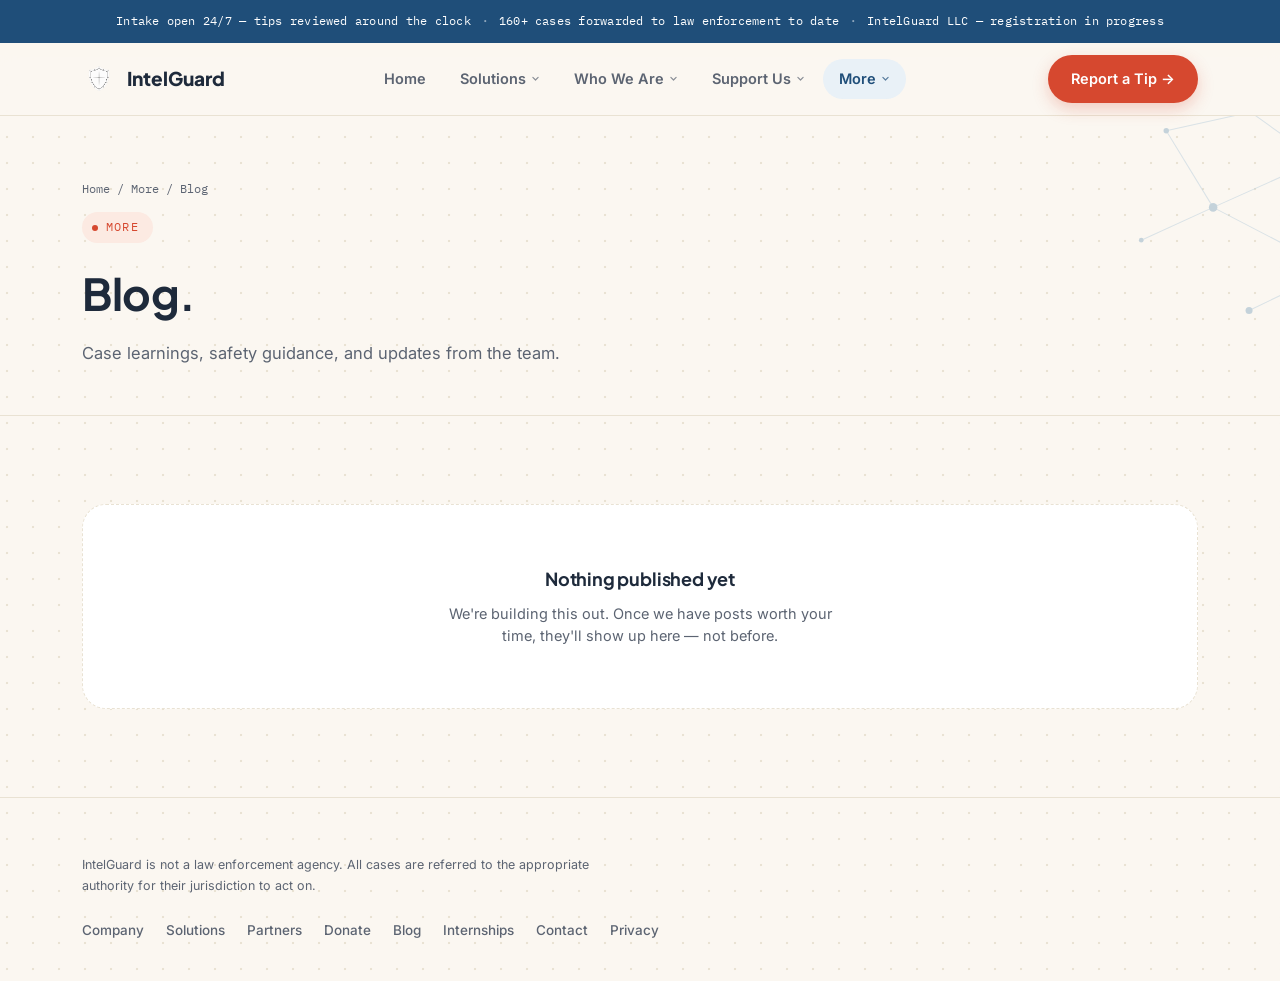
<file: blog.html>
<!DOCTYPE html>
<html lang="en">
<head>
<meta charset="UTF-8">
<meta name="viewport" content="width=device-width, initial-scale=1.0">
<title>Blog — IntelGuard</title>
<style>
@import url('https://fonts.googleapis.com/css2?family=Plus+Jakarta+Sans:wght@500;600;700;800&family=Inter:wght@400;500;600&family=IBM+Plex+Mono:wght@400;500;600&display=swap');
:root{
  --paper:#FBF7F1; --card:#FFFFFF; --ink:#1E2A3B; --text-dim:#5C6472;
  --trust:#1F4E79; --trust-soft:#E9F1F7; --trust-line:#CADCE9;
  --warm:#D6482F; --warm-dark:#B83A24; --warm-soft:#FCEAE2; --warm-line:#F2C9B9;
  --line:#E9E2D3; --radius-lg:24px; --radius-md:16px; --radius-sm:10px;
}
*{box-sizing:border-box; margin:0; padding:0;}
html{scroll-behavior:smooth;}
body{background-color:var(--paper); color:var(--ink); font-family:'Inter',sans-serif; line-height:1.55; -webkit-font-smoothing:antialiased; background-image:radial-gradient(var(--line) 1px, transparent 1.6px); background-size:26px 26px; background-position:-6px -6px;}
h1,h2,h3{font-family:'Plus Jakarta Sans',sans-serif; font-weight:700; letter-spacing:-0.01em; color:var(--ink);}
.mono{font-family:'IBM Plex Mono',monospace;}
a{color:inherit;}
img,svg{display:block;}
:focus-visible{outline:2px solid var(--trust); outline-offset:3px;}
@media (prefers-reduced-motion: reduce){ *{animation-duration:.001ms !important; animation-iteration-count:1 !important; transition-duration:.001ms !important; scroll-behavior:auto !important;} }
.wrap{max-width:1180px; margin:0 auto; padding:0 32px;}
section{padding:88px 0;}
@media (max-width:720px){ section{padding:56px 0;} .wrap{padding:0 20px;} }
.eyebrow{font-family:'IBM Plex Mono',monospace; font-size:12px; letter-spacing:.1em; text-transform:uppercase; color:var(--warm); display:inline-flex; align-items:center; gap:8px; margin-bottom:16px; background:var(--warm-soft); padding:6px 14px 6px 10px; border-radius:100px;}
.eyebrow::before{content:''; width:6px; height:6px; border-radius:50%; background:var(--warm); display:inline-block;}
.eyebrow.trust{color:var(--trust); background:var(--trust-soft);}
.eyebrow.trust::before{background:var(--trust);}

/* status strip */
.status-strip{background:var(--trust); color:#fff;}
.status-strip .wrap{display:flex; align-items:center; justify-content:center; gap:8px; padding:9px 32px; text-align:center; flex-wrap:wrap;}
.status-strip p{font-size:12px; font-family:'IBM Plex Mono',monospace; letter-spacing:.02em;}
.status-strip .sep{opacity:.5; padding:0 4px;}

/* nav + dropdowns */
nav{position:sticky; top:0; left:0; right:0; z-index:50; background:rgba(251,247,241,.94); backdrop-filter:blur(10px); border-bottom:1px solid var(--line);}
nav .wrap{display:flex; align-items:center; justify-content:space-between; height:72px;}
.logo{display:flex; align-items:center; gap:11px; font-family:'Plus Jakarta Sans',sans-serif; font-weight:800; font-size:19px; text-decoration:none;}
.logo img{width:34px; height:34px;}
.nav-links{position:relative; display:flex; align-items:center; gap:2px; font-size:14.5px; color:var(--text-dim); font-weight:600;}
.nav-links > a.nav-top, .nav-item > a.nav-top{position:relative; z-index:2; text-decoration:none; padding:9px 16px; border-radius:100px; color:var(--text-dim); transition:color .2s; display:inline-flex; align-items:center; gap:5px;}
.nav-links > a.nav-top:hover, .nav-item > a.nav-top:hover{color:var(--trust);}
.nav-links > a.nav-top.active, .nav-item > a.nav-top.active{color:var(--trust);}
.nav-indicator{position:absolute; top:0; height:100%; background:var(--trust-soft); border-radius:100px; z-index:1; transition:left .32s cubic-bezier(.65,0,.35,1), width .32s cubic-bezier(.65,0,.35,1), opacity .2s; opacity:0;}
.nav-links:hover .nav-indicator{opacity:1;}
.nav-indicator.settled{opacity:1;}
.nav-item{position:relative;}
.chev{width:9px; height:9px; transition:transform .2s; opacity:.7;}
.nav-item:hover .chev{transform:rotate(180deg);}
.dropdown-panel{
  position:absolute; top:calc(100% + 10px); left:0; background:#fff; border-radius:18px;
  box-shadow:0 24px 48px -18px rgba(30,42,59,.28); border:1px solid var(--line);
  padding:8px; min-width:200px; z-index:5;
  opacity:0; visibility:hidden; transform:translateY(-6px);
  transition:opacity .18s ease, transform .18s ease, visibility .18s;
}
.nav-item:hover .dropdown-panel, .nav-item:focus-within .dropdown-panel{opacity:1; visibility:visible; transform:translateY(0);}
.dropdown-panel a{display:block; padding:11px 14px; border-radius:12px; color:var(--ink); text-decoration:none; font-weight:600; font-size:14px; transition:background .15s, color .15s;}
.dropdown-panel a:hover{background:var(--trust-soft); color:var(--trust);}
@media (max-width:1040px){ .nav-links{display:none;} }

.btn{font-family:'Inter',sans-serif; font-weight:600; font-size:14.5px; padding:12px 22px; border-radius:100px; cursor:pointer; border:1.5px solid transparent; text-decoration:none; display:inline-flex; align-items:center; gap:8px; transition:all .15s;}
.btn-primary{background:var(--warm); color:#fff; box-shadow:0 6px 16px rgba(214,72,47,.25);}
.btn-primary:hover{background:var(--warm-dark); transform:translateY(-1px);}
.btn-trust{background:var(--trust); color:#fff; box-shadow:0 6px 16px rgba(31,78,121,.22);}
.btn-trust:hover{background:#173e63; transform:translateY(-1px);}
.btn-ghost{border-color:var(--line); color:var(--ink); background:var(--card);}
.btn-ghost:hover{border-color:var(--trust); color:var(--trust);}
.btn-lg{padding:15px 26px; font-size:15.5px;}

/* page header (non-home pages) */
.pagehead{padding:64px 0 48px; border-bottom:1px solid var(--line); position:relative; overflow:hidden;}
.pagehead::after{content:''; position:absolute; top:-40px; right:-80px; width:500px; height:360px; background:url('data:image/svg+xml,%3Csvg%20xmlns%3D%22http%3A//www.w3.org/2000/svg%22%20width%3D%22640%22%20height%3D%22440%22%20viewBox%3D%220%200%20640%20440%22%3E%0A%3Cg%20fill%3D%22none%22%20stroke%3D%22%23B9CEDC%22%20stroke-width%3D%221.3%22%3E%0A%3Cline%20x1%3D%22500%22%20y1%3D%2246%22%20x2%3D%22586%22%20y2%3D%22108%22/%3E%0A%3Cline%20x1%3D%22586%22%20y1%3D%22108%22%20x2%3D%22452%22%20y2%3D%22168%22/%3E%0A%3Cline%20x1%3D%22452%22%20y1%3D%22168%22%20x2%3D%22606%22%20y2%3D%22248%22/%3E%0A%3Cline%20x1%3D%22606%22%20y1%3D%22248%22%20x2%3D%22498%22%20y2%3D%22300%22/%3E%0A%3Cline%20x1%3D%22452%22%20y1%3D%22168%22%20x2%3D%22392%22%20y2%3D%2270%22/%3E%0A%3Cline%20x1%3D%22392%22%20y1%3D%2270%22%20x2%3D%22500%22%20y2%3D%2246%22/%3E%0A%3Cline%20x1%3D%22452%22%20y1%3D%22168%22%20x2%3D%22360%22%20y2%3D%22210%22/%3E%0A%3Cline%20x1%3D%22606%22%20y1%3D%22248%22%20x2%3D%22560%22%20y2%3D%22360%22/%3E%0A%3C/g%3E%0A%3Cg%20fill%3D%22%238FAFC5%22%3E%0A%3Ccircle%20cx%3D%22500%22%20cy%3D%2246%22%20r%3D%224.5%22/%3E%0A%3Ccircle%20cx%3D%22586%22%20cy%3D%22108%22%20r%3D%223.5%22/%3E%0A%3Ccircle%20cx%3D%22452%22%20cy%3D%22168%22%20r%3D%225.5%22/%3E%0A%3Ccircle%20cx%3D%22606%22%20cy%3D%22248%22%20r%3D%223.5%22/%3E%0A%3Ccircle%20cx%3D%22498%22%20cy%3D%22300%22%20r%3D%224.5%22/%3E%0A%3Ccircle%20cx%3D%22392%22%20cy%3D%2270%22%20r%3D%223.5%22/%3E%0A%3Ccircle%20cx%3D%22360%22%20cy%3D%22210%22%20r%3D%223%22/%3E%0A%3Ccircle%20cx%3D%22560%22%20cy%3D%22360%22%20r%3D%224%22/%3E%0A%3C/g%3E%0A%3C/svg%3E') no-repeat top right / contain; opacity:.5; z-index:-1; pointer-events:none;}
@media (max-width:720px){.pagehead::after{width:280px; height:210px; opacity:.35;}}
.pagehead .crumb{font-family:'IBM Plex Mono',monospace; font-size:12px; color:var(--text-dim); margin-bottom:14px;}
.pagehead h1{font-size:clamp(30px,3.6vw,44px); margin-bottom:14px;}
.pagehead p{font-size:16.5px; color:var(--text-dim); max-width:600px;}
.page-photo{width:100%; height:260px; object-fit:cover; border-radius:var(--radius-lg); margin-top:32px; box-shadow:0 20px 50px -30px rgba(30,42,59,.3);}

/* hero */
.hero{padding-top:64px; padding-bottom:40px; position:relative; overflow:hidden;}
.hero::after{content:''; position:absolute; top:-30px; right:-70px; width:560px; height:400px; background:url('data:image/svg+xml,%3Csvg%20xmlns%3D%22http%3A//www.w3.org/2000/svg%22%20width%3D%22640%22%20height%3D%22440%22%20viewBox%3D%220%200%20640%20440%22%3E%0A%3Cg%20fill%3D%22none%22%20stroke%3D%22%23B9CEDC%22%20stroke-width%3D%221.3%22%3E%0A%3Cline%20x1%3D%22500%22%20y1%3D%2246%22%20x2%3D%22586%22%20y2%3D%22108%22/%3E%0A%3Cline%20x1%3D%22586%22%20y1%3D%22108%22%20x2%3D%22452%22%20y2%3D%22168%22/%3E%0A%3Cline%20x1%3D%22452%22%20y1%3D%22168%22%20x2%3D%22606%22%20y2%3D%22248%22/%3E%0A%3Cline%20x1%3D%22606%22%20y1%3D%22248%22%20x2%3D%22498%22%20y2%3D%22300%22/%3E%0A%3Cline%20x1%3D%22452%22%20y1%3D%22168%22%20x2%3D%22392%22%20y2%3D%2270%22/%3E%0A%3Cline%20x1%3D%22392%22%20y1%3D%2270%22%20x2%3D%22500%22%20y2%3D%2246%22/%3E%0A%3Cline%20x1%3D%22452%22%20y1%3D%22168%22%20x2%3D%22360%22%20y2%3D%22210%22/%3E%0A%3Cline%20x1%3D%22606%22%20y1%3D%22248%22%20x2%3D%22560%22%20y2%3D%22360%22/%3E%0A%3C/g%3E%0A%3Cg%20fill%3D%22%238FAFC5%22%3E%0A%3Ccircle%20cx%3D%22500%22%20cy%3D%2246%22%20r%3D%224.5%22/%3E%0A%3Ccircle%20cx%3D%22586%22%20cy%3D%22108%22%20r%3D%223.5%22/%3E%0A%3Ccircle%20cx%3D%22452%22%20cy%3D%22168%22%20r%3D%225.5%22/%3E%0A%3Ccircle%20cx%3D%22606%22%20cy%3D%22248%22%20r%3D%223.5%22/%3E%0A%3Ccircle%20cx%3D%22498%22%20cy%3D%22300%22%20r%3D%224.5%22/%3E%0A%3Ccircle%20cx%3D%22392%22%20cy%3D%2270%22%20r%3D%223.5%22/%3E%0A%3Ccircle%20cx%3D%22360%22%20cy%3D%22210%22%20r%3D%223%22/%3E%0A%3Ccircle%20cx%3D%22560%22%20cy%3D%22360%22%20r%3D%224%22/%3E%0A%3C/g%3E%0A%3C/svg%3E') no-repeat top right / contain; opacity:.6; z-index:-1; pointer-events:none;}
.hero::before{content:''; position:absolute; top:-120px; left:-160px; width:520px; height:520px; border-radius:50%; background:radial-gradient(circle, var(--trust-soft) 0%, transparent 68%); opacity:.8; z-index:-1; pointer-events:none;}
@media (max-width:720px){.hero::after{width:320px; height:240px; opacity:.4;} .hero::before{width:340px; height:340px; top:-90px; left:-140px;}}
.hero .wrap{display:grid; grid-template-columns:1.05fr .95fr; gap:56px; align-items:center;}
@media (max-width:900px){ .hero .wrap{grid-template-columns:1fr;} }
.hero h1{font-size:clamp(34px,4.4vw,54px); line-height:1.1; margin-bottom:20px;}
.hero h1 em{font-style:normal; color:var(--warm);}
.hero p.lede{font-size:17.5px; color:var(--text-dim); max-width:540px; margin-bottom:30px;}
.hero-ctas{display:flex; gap:14px; flex-wrap:wrap; margin-bottom:26px;}
.hero-note{font-size:13px; color:var(--text-dim); max-width:480px;}
.hero-note a{color:var(--trust); text-decoration:underline; font-weight:600;}
.hero-photo-wrap{position:relative; aspect-ratio:1/1; border-radius:var(--radius-lg); overflow:hidden; box-shadow:0 20px 50px -20px rgba(31,78,121,.3); border:1px solid var(--line);}
.hero-photo-wrap img{width:100%; height:100%; object-fit:cover;}
.hero-photo-wrap::after{content:''; position:absolute; inset:0; background:linear-gradient(0deg, rgba(30,42,59,.55) 0%, transparent 40%);}
.hero-photo-cap{position:absolute; bottom:18px; left:18px; right:18px; color:#fff; font-size:12px; font-family:'IBM Plex Mono',monospace; letter-spacing:.03em; z-index:2;}

.partners{background:var(--card); border-top:1px solid var(--line); border-bottom:1px solid var(--line); padding:28px 0;}
.partners .wrap{display:flex; align-items:center; gap:32px; flex-wrap:wrap; justify-content:center;}
.partners .lbl{font-family:'IBM Plex Mono',monospace; font-size:11px; letter-spacing:.08em; text-transform:uppercase; color:var(--text-dim);}
.partner-name{font-family:'Plus Jakarta Sans'; font-weight:700; font-size:14.5px; color:var(--text-dim); opacity:.75;}

.quick-grid{display:grid; grid-template-columns:repeat(3,1fr); gap:18px; margin-top:8px;}
@media (max-width:860px){ .quick-grid{grid-template-columns:1fr;} }
.quick-card{background:var(--card); border:1px solid var(--line); border-radius:var(--radius-md); padding:26px; text-decoration:none; display:block; box-shadow:0 8px 20px -16px rgba(30,42,59,.15); transition:transform .18s, box-shadow .18s;}
.quick-card:hover{transform:translateY(-3px); box-shadow:0 16px 30px -18px rgba(30,42,59,.28);}
.quick-card .idx{font-family:'IBM Plex Mono',monospace; font-size:11.5px; color:var(--warm); margin-bottom:12px; display:inline-block; background:var(--warm-soft); padding:4px 10px; border-radius:100px;}
.quick-card h3{font-size:16.5px; margin-bottom:8px;}
.quick-card p{font-size:13.5px; color:var(--text-dim); margin-bottom:14px;}
.quick-card .go{font-size:13px; font-weight:700; color:var(--trust);}

.stat-grid{display:grid; grid-template-columns:repeat(4,1fr); gap:20px; margin-top:52px;}
@media (max-width:800px){ .stat-grid{grid-template-columns:1fr 1fr;} }
.stat{background:var(--card); border:1px solid var(--line); border-radius:var(--radius-md); padding:24px; box-shadow:0 8px 24px -16px rgba(30,42,59,.15);}
.stat .num{font-family:'Plus Jakarta Sans'; font-weight:800; font-size:clamp(22px,2.2vw,30px); color:var(--trust);}
.stat .cap{font-size:13px; color:var(--text-dim); margin-top:8px;}

/* Thorn-style impact split: headline+tooltip copy left, stat list right */
.impact{background:linear-gradient(155deg, var(--card) 0%, var(--card) 55%, var(--trust-soft) 145%); border-top:1px solid var(--line); border-bottom:1px solid var(--line);}
.impact-split{display:grid; grid-template-columns:1.1fr 0.9fr; gap:64px; align-items:start;}
@media (max-width:900px){ .impact-split{grid-template-columns:1fr; gap:40px;} }
.impact-copy h2{font-size:clamp(28px,3.4vw,40px); margin-bottom:20px; line-height:1.15;}
.impact-copy p{font-size:16.5px; color:var(--text-dim); margin-bottom:18px;}
.term{position:relative; border-bottom:1px dashed var(--trust-line); cursor:help;}
.term .q{display:inline-flex; width:15px; height:15px; border-radius:50%; background:var(--warm-soft); color:var(--warm-dark); font-family:'IBM Plex Mono',monospace; font-size:9px; align-items:center; justify-content:center; margin-left:3px; vertical-align:middle;}
.term .tip{position:absolute; bottom:135%; left:50%; transform:translateX(-50%); background:var(--ink); color:#fff; padding:10px 12px; border-radius:10px; font-size:12.5px; line-height:1.5; width:230px; opacity:0; visibility:hidden; pointer-events:none; transition:opacity .15s, visibility .15s; z-index:10;}
.term .tip::after{content:''; position:absolute; top:100%; left:50%; transform:translateX(-50%); border:6px solid transparent; border-top-color:var(--ink);}
.term:hover .tip, .term:focus-within .tip{opacity:1; visibility:visible;}
.impact-stat-list{display:flex; flex-direction:column;}
.impact-stat-list .lbl{font-family:'IBM Plex Mono',monospace; font-size:12px; letter-spacing:.05em; text-transform:uppercase; color:var(--text-dim); margin-bottom:6px;}
.impact-stat{padding:22px 0; border-top:1px solid var(--line);}
.impact-stat:first-of-type{border-top:none; padding-top:0;}
.impact-stat .num{font-family:'Plus Jakarta Sans'; font-weight:800; font-size:clamp(30px,3.4vw,42px); color:var(--trust); line-height:1.1;}
.impact-stat .cap{font-size:13.5px; color:var(--text-dim); margin-top:6px; text-transform:uppercase; letter-spacing:.03em; font-family:'IBM Plex Mono',monospace;}

.sec-head{max-width:640px; margin-bottom:48px;}
.sec-head h2{font-size:clamp(26px,3vw,36px); margin-bottom:14px;}
.sec-head p{color:var(--text-dim); font-size:16.5px;}

.split{display:grid; grid-template-columns:1fr 1fr; gap:56px; align-items:start;}
@media (max-width:860px){ .split{grid-template-columns:1fr;} }
.info-block{background:var(--card); border:1px solid var(--line); border-radius:var(--radius-md); padding:24px; margin-bottom:16px;}
.info-block h3{font-size:15.5px; margin-bottom:8px;}
.info-block p{font-size:14px; color:var(--text-dim);}
.quote{margin-top:24px; padding:22px 24px; background:var(--trust-soft); border-radius:var(--radius-md); border-left:3px solid var(--trust);}
.quote p{font-size:16px; font-style:italic; color:#274a63; margin-bottom:8px;}
.quote .who{font-size:12.5px; color:var(--trust); font-family:'IBM Plex Mono',monospace;}

.values-grid{display:grid; grid-template-columns:repeat(4,1fr); gap:16px;}
@media (max-width:900px){ .values-grid{grid-template-columns:1fr 1fr;} }
@media (max-width:520px){ .values-grid{grid-template-columns:1fr;} }
.value-card{background:var(--card); border:1px solid var(--line); border-radius:var(--radius-md); padding:26px 22px; box-shadow:0 8px 20px -16px rgba(30,42,59,.15);}
.value-card .tag{font-family:'IBM Plex Mono',monospace; font-size:11px; color:var(--warm); text-transform:uppercase; letter-spacing:.06em; background:var(--warm-soft); padding:4px 10px; border-radius:100px; display:inline-block; margin-bottom:14px;}
.value-card h3{font-size:16px; margin-bottom:8px;}
.value-card p{font-size:13.5px; color:var(--text-dim);}
.values-note{margin-top:32px; background:var(--warm-soft); border:1px solid var(--warm-line); border-radius:var(--radius-md); padding:22px 26px; font-size:14.5px; color:#6B4E42;}

.guide-grid{display:grid; grid-template-columns:1fr 1fr; gap:20px;}
@media (max-width:800px){ .guide-grid{grid-template-columns:1fr;} }
.guide-card{background:var(--trust-soft); border-radius:var(--radius-md); padding:26px; border:1px solid var(--trust-line);}
.guide-card.dont{border-color:var(--warm-line); background:var(--warm-soft);}
.guide-card h3{font-size:15px; margin-bottom:14px; display:flex; align-items:center; gap:10px;}
.guide-card .mark{width:24px; height:24px; border-radius:50%; display:flex; align-items:center; justify-content:center; color:#fff; font-weight:700; font-size:13px; flex:none;}
.guide-card.do .mark{background:var(--trust);}
.guide-card.dont .mark{background:var(--warm);}
.guide-card ul{padding-left:18px; font-size:14px; color:#3E5A70;}
.guide-card.dont ul{color:#6B4E42;}
.guide-card li{margin-bottom:8px;}
.guide-highlight{margin-top:20px; font-size:13.5px; color:#3E5A70; background:var(--card); border:1px solid var(--trust-line); border-radius:var(--radius-sm); padding:14px 16px;}

.team-subhead{font-family:'IBM Plex Mono',monospace; font-size:12px; letter-spacing:.08em; text-transform:uppercase; color:var(--text-dim); margin:40px 0 18px;}
.team-subhead:first-of-type{margin-top:0;}

.email-grid{display:grid; grid-template-columns:repeat(3,1fr); gap:18px;}
@media (max-width:900px){ .email-grid{grid-template-columns:1fr;} }
.email-card{background:var(--card); border:1px solid var(--line); border-radius:var(--radius-lg); padding:28px; box-shadow:0 8px 24px -16px rgba(30,42,59,.15);}
.email-card .ico{width:40px; height:40px; border-radius:12px; background:var(--trust-soft); color:var(--trust); display:flex; align-items:center; justify-content:center; font-family:'Plus Jakarta Sans'; font-weight:800; margin-bottom:16px;}
.email-card.tip .ico{background:var(--warm-soft); color:var(--warm);}
.email-card h3{font-size:16.5px; margin-bottom:4px;}
.email-card .addr{display:inline-block; font-family:'IBM Plex Mono',monospace; font-size:13.5px; color:var(--trust); text-decoration:none; margin-bottom:14px; word-break:break-all;}
.email-card.tip .addr{color:var(--warm-dark);}
.email-card .addr:hover{text-decoration:underline;}
.email-card p{font-size:13.5px; color:var(--text-dim); margin-bottom:18px;}

.social-row{display:flex; gap:14px; flex-wrap:wrap; margin-top:12px;}
.social-card{display:flex; align-items:center; gap:12px; background:var(--card); border:1px solid var(--line); border-radius:var(--radius-md); padding:14px 20px; text-decoration:none; transition:border-color .15s, transform .15s;}
.social-card:hover{border-color:var(--trust); transform:translateY(-2px);}
.social-card .dot{width:9px; height:9px; border-radius:50%; background:var(--trust);}
.social-card .t1{font-family:'Plus Jakarta Sans'; font-weight:700; font-size:14px; display:block;}
.social-card .t2{font-size:11.5px; color:var(--text-dim);}

.side-list{margin-top:20px;}
.side-list li{list-style:none; display:flex; gap:14px; padding:16px 0; border-top:1px solid var(--line); font-size:14.5px; color:var(--text-dim);}
.side-list li:first-child{border-top:none;}
.side-list li .k{font-family:'IBM Plex Mono',monospace; color:#fff; background:var(--trust); flex:none; width:26px; height:26px; border-radius:50%; display:flex; align-items:center; justify-content:center; font-size:11px;}

.legal-footer{margin-top:22px; padding-top:18px; border-top:1px solid var(--line); font-size:12px; color:#8A8477; line-height:1.7;}

/* resource / crisis box */
.resource-box{background:var(--trust-soft); border:1px solid var(--trust-line); border-radius:var(--radius-md); padding:24px 26px; margin-top:32px;}
.resource-box h3{font-size:15px; margin-bottom:14px; color:var(--trust);}
.resource-box .r-item{display:flex; justify-content:space-between; align-items:baseline; gap:16px; padding:10px 0; border-top:1px solid var(--trust-line);}
.resource-box .r-item:first-of-type{border-top:none;}
.resource-box .r-name{font-size:14px; font-weight:600; color:#274a63;}
.resource-box .r-way{font-family:'IBM Plex Mono',monospace; font-size:13px; color:var(--trust);}

.empty-state{text-align:center; padding:60px 20px; background:var(--card); border:1px dashed var(--line); border-radius:var(--radius-lg);}
.empty-state h3{font-size:18px; margin-bottom:10px;}
.empty-state p{font-size:14.5px; color:var(--text-dim); max-width:420px; margin:0 auto;}

.donate-hero{background:var(--card); border:1px solid var(--line); border-radius:var(--radius-lg); padding:36px; text-align:center; box-shadow:0 20px 50px -30px rgba(30,42,59,.3);}
.donate-hero h3{font-size:20px; margin-bottom:10px;}
.donate-hero p{font-size:15px; color:var(--text-dim); max-width:460px; margin:0 auto 22px;}

/* quotes */
.quote-grid{display:grid; grid-template-columns:repeat(3,1fr); gap:18px;}
@media (max-width:860px){ .quote-grid{grid-template-columns:1fr;} }
.quote-card{background:var(--card); border:1px solid var(--line); border-radius:var(--radius-md); padding:26px; box-shadow:0 8px 20px -16px rgba(30,42,59,.15); position:relative;}
.quote-card .qmark{font-family:'Plus Jakarta Sans'; font-size:34px; color:var(--trust-line); line-height:1; margin-bottom:8px;}
.quote-card p{font-size:14.5px; color:var(--text-dim); font-style:italic; margin-bottom:16px;}
.quote-card .who{font-size:12.5px; font-weight:700; color:var(--ink);}
.quote-card .placeholder-tag{position:absolute; top:14px; right:14px; font-family:'IBM Plex Mono',monospace; font-size:9.5px; letter-spacing:.05em; text-transform:uppercase; color:var(--warm-dark); background:var(--warm-soft); padding:3px 8px; border-radius:100px;}

/* org chart */
.orgchart{position:relative; padding-top:12px;}
.org-tier{display:flex; justify-content:center; align-items:flex-start; gap:28px; margin-bottom:72px; flex-wrap:wrap; position:relative; z-index:2;}
.org-tier:last-child{margin-bottom:0;}
.org-node{width:216px; background:var(--card); border:1px solid var(--line); border-top:3px solid var(--trust); border-radius:var(--radius-lg); padding:22px 18px; text-align:center; box-shadow:0 10px 26px -16px rgba(30,42,59,.2);}
.org-node.dept{border-top:3px solid var(--warm);}
.org-node .tag{font-family:'IBM Plex Mono',monospace; font-size:10px; letter-spacing:.08em; text-transform:uppercase; color:var(--trust); background:var(--trust-soft); padding:4px 10px; border-radius:100px; display:inline-block; margin-bottom:12px;}
.org-node.dept .tag{color:var(--warm-dark); background:var(--warm-soft);}
.org-node .avatar{width:48px; height:48px; border-radius:50%; background:var(--trust-soft); color:var(--trust); display:flex; align-items:center; justify-content:center; font-family:'Plus Jakarta Sans'; font-weight:800; font-size:16px; margin:0 auto 12px;}
.org-node.dept .avatar{background:var(--warm-soft); color:var(--warm-dark);}
.org-node h3{font-size:15.5px; margin-bottom:2px;}
.org-node .role{font-size:12px; color:var(--text-dim); margin-bottom:10px; line-height:1.4;}
.org-node .em{font-size:11.5px; font-family:'IBM Plex Mono',monospace; color:var(--trust); text-decoration:none; word-break:break-all;}
.org-node .em:hover{text-decoration:underline;}
.org-node.deptlabel{border-top:3px dashed var(--text-dim); background:var(--paper); box-shadow:none;}
.org-node.deptlabel .tag{color:var(--text-dim); background:var(--card); border:1px solid var(--line);}
.org-node.deptlabel h3{margin-bottom:4px;}
.org-node.deptlabel .sub{font-size:11.5px; color:var(--text-dim); font-style:italic;}
.orgsvg{position:absolute; inset:0; width:100%; height:100%; z-index:1; overflow:visible; pointer-events:none;}
.org-line{stroke:var(--trust-line); stroke-width:2;}
@media (max-width:720px){ .org-tier{gap:20px; margin-bottom:56px;} .org-node{width:100%; max-width:260px;} }

footer{padding:56px 0 40px; border-top:1px solid var(--line);}
.foot-grid{display:flex; justify-content:space-between; flex-wrap:wrap; gap:24px; align-items:flex-end;}
footer .foot-note{font-size:12.5px; color:var(--text-dim); max-width:520px; line-height:1.7;}
footer .foot-links{display:flex; gap:22px; font-size:13.5px; color:var(--text-dim); font-weight:500; flex-wrap:wrap;}
footer .foot-links a{text-decoration:none;}
footer .foot-links a:hover{color:var(--warm);}
</style>
</head>
<body>

<div class="status-strip">
  <div class="wrap">
    <p>Intake open 24/7 &mdash; tips reviewed around the clock</p>
    <span class="sep">&middot;</span>
    <p>160+ cases forwarded to law enforcement to date</p>
    <span class="sep">&middot;</span>
    <p>IntelGuard LLC &mdash; registration in progress</p>
  </div>
</div>
<nav>
  <div class="wrap">
    <a href="index.html" class="logo"><img src="[data-uri]" alt="IntelGuard shield logo">IntelGuard</a>
    <div class="nav-links" id="navLinks">
      <div class="nav-indicator" id="navIndicator"></div>
      <a href="index.html" class="nav-top">Home</a>

      <div class="nav-item">
        <a href="solutions-parents.html" class="nav-top ">Solutions
          <svg class="chev" viewBox="0 0 12 12" fill="none"><path d="M2.5 4.5L6 8L9.5 4.5" stroke="currentColor" stroke-width="1.6" stroke-linecap="round" stroke-linejoin="round"/></svg>
        </a>
        <div class="dropdown-panel">
          <a href="solutions-parents.html">For Parents</a>
          <a href="solutions-youth.html">For Youth</a>
          <a href="solutions-survivors.html">For Survivors</a>
        </div>
      </div>

      <div class="nav-item">
        <a href="company.html" class="nav-top ">Who We Are
          <svg class="chev" viewBox="0 0 12 12" fill="none"><path d="M2.5 4.5L6 8L9.5 4.5" stroke="currentColor" stroke-width="1.6" stroke-linecap="round" stroke-linejoin="round"/></svg>
        </a>
        <div class="dropdown-panel">
          <a href="company.html">Company</a>
          <a href="values.html">Values</a>
          <a href="team.html">Team</a>
        </div>
      </div>

      <div class="nav-item">
        <a href="donate.html" class="nav-top ">Support Us
          <svg class="chev" viewBox="0 0 12 12" fill="none"><path d="M2.5 4.5L6 8L9.5 4.5" stroke="currentColor" stroke-width="1.6" stroke-linecap="round" stroke-linejoin="round"/></svg>
        </a>
        <div class="dropdown-panel">
          <a href="donate.html">Donate</a>
          <a href="partners.html">Our Partners</a>
        </div>
      </div>

      <div class="nav-item">
        <a href="contact.html" class="nav-top active">More
          <svg class="chev" viewBox="0 0 12 12" fill="none"><path d="M2.5 4.5L6 8L9.5 4.5" stroke="currentColor" stroke-width="1.6" stroke-linecap="round" stroke-linejoin="round"/></svg>
        </a>
        <div class="dropdown-panel">
          <a href="contact.html">Contact Us</a>
          <a href="blog.html">Blog</a>
          <a href="https://careers.intelguard.org">Careers</a>
          <a href="internships.html">Internship Program</a>
          <a href="privacy.html">Privacy Policy</a>
        </div>
      </div>
    </div>
    <a href="https://discord.gg/intelguard" target="_blank" rel="noopener" class="btn btn-primary">Report a Tip &rarr;</a>
  </div>
</nav>


<div class="pagehead">
  <div class="wrap">
    <div class="crumb">Home / More / Blog</div>
    <div class="eyebrow">More</div>
    <h1>Blog.</h1>
    <p>Case learnings, safety guidance, and updates from the team.</p>
  </div>
</div>

<section>
  <div class="wrap">
    <div class="empty-state">
      <h3>Nothing published yet</h3>
      <p>We're building this out. Once we have posts worth your time, they'll show up here &mdash; not before.</p>
    </div>
  </div>
</section>


<footer>
  <div class="wrap foot-grid">
    <div class="foot-note">IntelGuard is not a law enforcement agency. All cases are referred to the appropriate authority for their jurisdiction to act on.</div>
    <div class="foot-links">
      <a href="company.html">Company</a>
      <a href="solutions-parents.html">Solutions</a>
      <a href="partners.html">Partners</a>
      <a href="donate.html">Donate</a>
      <a href="blog.html">Blog</a>
      <a href="internships.html">Internships</a>
      <a href="contact.html">Contact</a>
      <a href="privacy.html">Privacy</a>
    </div>
  </div>
</footer>

<script>
(function(){
  const links = document.getElementById('navLinks');
  const indicator = document.getElementById('navIndicator');
  const items = links.querySelectorAll('a.nav-top');
  function moveTo(el){
    const cRect = links.getBoundingClientRect();
    const r = el.getBoundingClientRect();
    indicator.style.left = (r.left - cRect.left) + 'px';
    indicator.style.width = r.width + 'px';
  }
  const active = links.querySelector('a.nav-top.active');
  if(active){ moveTo(active); indicator.classList.add('settled'); }
  items.forEach(a => { a.addEventListener('mouseenter', () => moveTo(a)); });
  links.addEventListener('mouseleave', () => { if(active) moveTo(active); });
  window.addEventListener('resize', () => { if(active) moveTo(active); });
})();
</script>
</body>
</html>
</file>
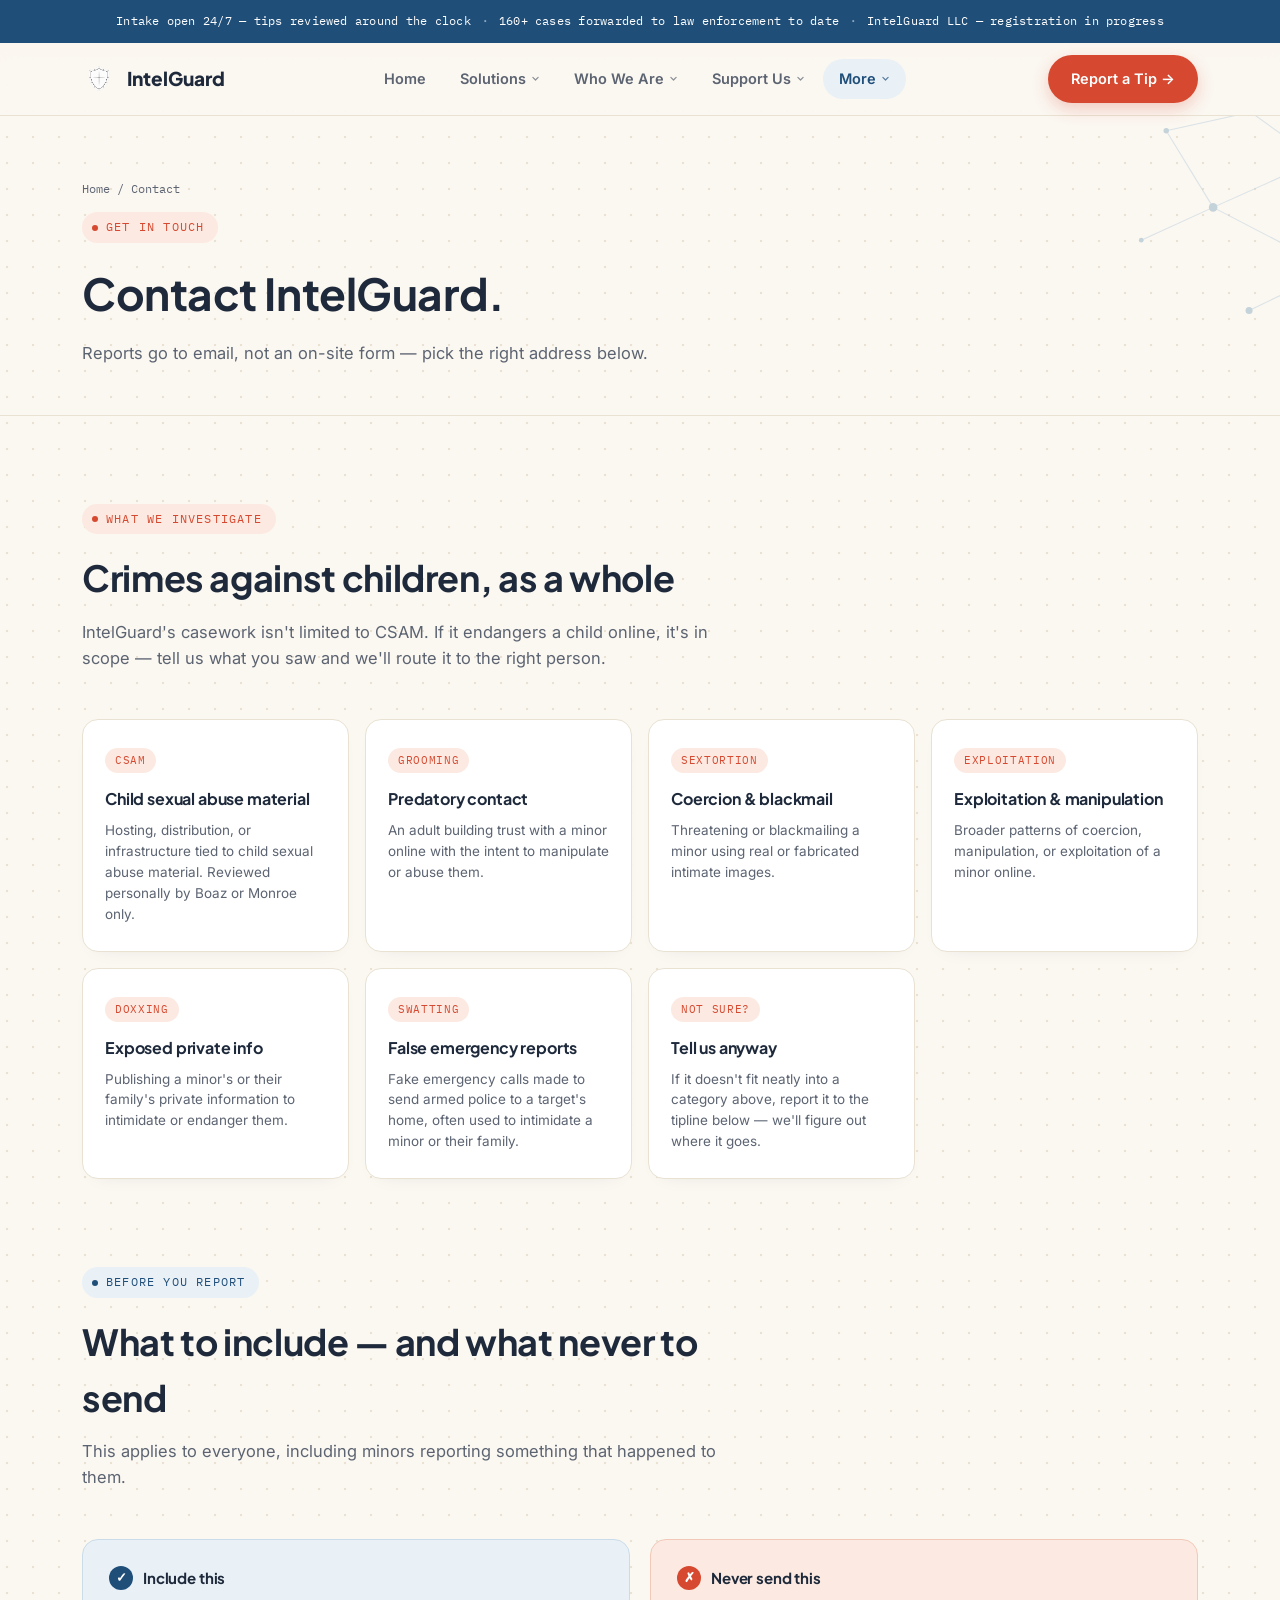
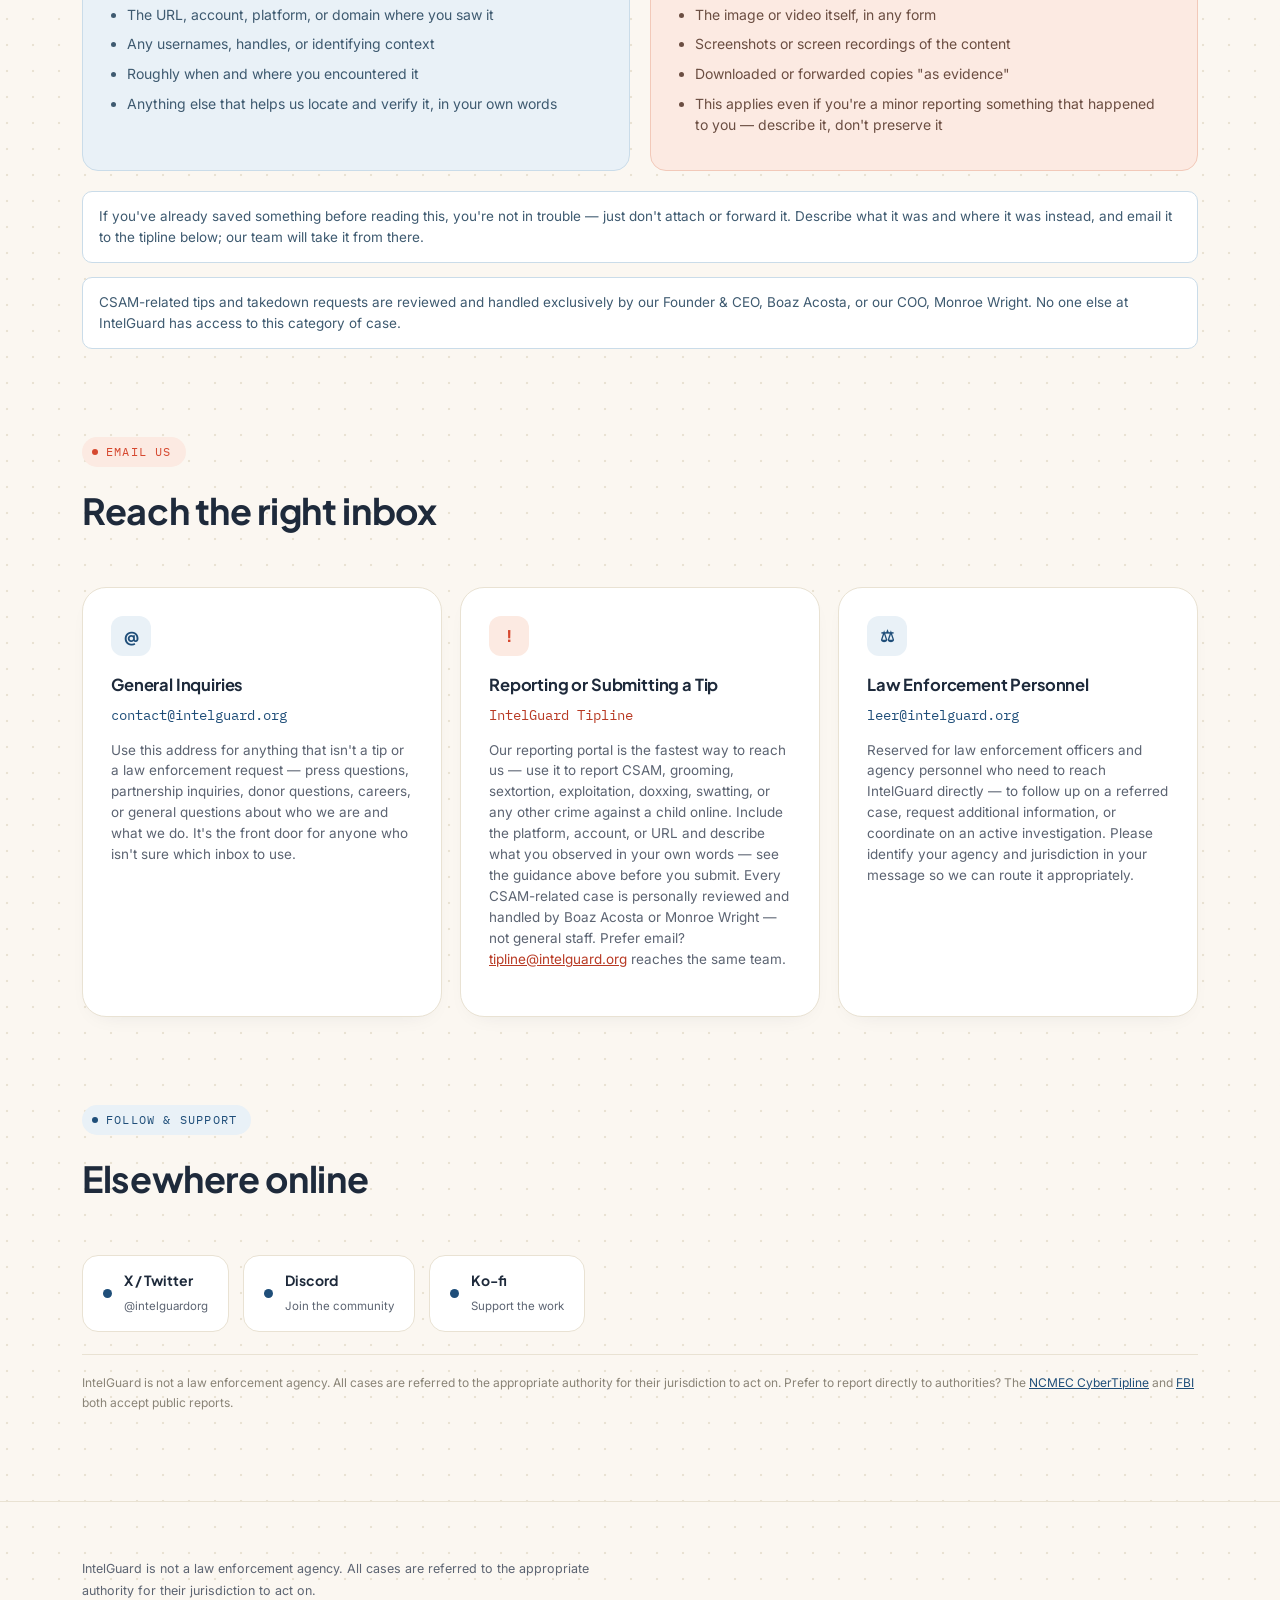
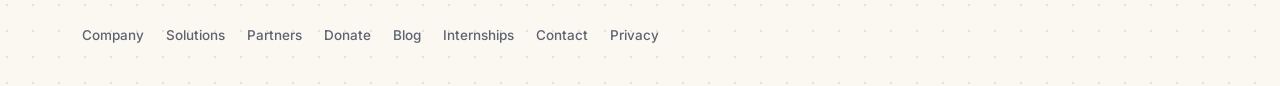
<file: contact.html>
<!DOCTYPE html>
<html lang="en">
<head>
<meta charset="UTF-8">
<meta name="viewport" content="width=device-width, initial-scale=1.0">
<title>Contact — IntelGuard</title>
<style>
@import url('https://fonts.googleapis.com/css2?family=Plus+Jakarta+Sans:wght@500;600;700;800&family=Inter:wght@400;500;600&family=IBM+Plex+Mono:wght@400;500;600&display=swap');
:root{
  --paper:#FBF7F1; --card:#FFFFFF; --ink:#1E2A3B; --text-dim:#5C6472;
  --trust:#1F4E79; --trust-soft:#E9F1F7; --trust-line:#CADCE9;
  --warm:#D6482F; --warm-dark:#B83A24; --warm-soft:#FCEAE2; --warm-line:#F2C9B9;
  --line:#E9E2D3; --radius-lg:24px; --radius-md:16px; --radius-sm:10px;
}
*{box-sizing:border-box; margin:0; padding:0;}
html{scroll-behavior:smooth;}
body{background-color:var(--paper); color:var(--ink); font-family:'Inter',sans-serif; line-height:1.55; -webkit-font-smoothing:antialiased; background-image:radial-gradient(var(--line) 1px, transparent 1.6px); background-size:26px 26px; background-position:-6px -6px;}
h1,h2,h3{font-family:'Plus Jakarta Sans',sans-serif; font-weight:700; letter-spacing:-0.01em; color:var(--ink);}
.mono{font-family:'IBM Plex Mono',monospace;}
a{color:inherit;}
img,svg{display:block;}
:focus-visible{outline:2px solid var(--trust); outline-offset:3px;}
@media (prefers-reduced-motion: reduce){ *{animation-duration:.001ms !important; animation-iteration-count:1 !important; transition-duration:.001ms !important; scroll-behavior:auto !important;} }
.wrap{max-width:1180px; margin:0 auto; padding:0 32px;}
section{padding:88px 0;}
@media (max-width:720px){ section{padding:56px 0;} .wrap{padding:0 20px;} }
.eyebrow{font-family:'IBM Plex Mono',monospace; font-size:12px; letter-spacing:.1em; text-transform:uppercase; color:var(--warm); display:inline-flex; align-items:center; gap:8px; margin-bottom:16px; background:var(--warm-soft); padding:6px 14px 6px 10px; border-radius:100px;}
.eyebrow::before{content:''; width:6px; height:6px; border-radius:50%; background:var(--warm); display:inline-block;}
.eyebrow.trust{color:var(--trust); background:var(--trust-soft);}
.eyebrow.trust::before{background:var(--trust);}

/* status strip */
.status-strip{background:var(--trust); color:#fff;}
.status-strip .wrap{display:flex; align-items:center; justify-content:center; gap:8px; padding:9px 32px; text-align:center; flex-wrap:wrap;}
.status-strip p{font-size:12px; font-family:'IBM Plex Mono',monospace; letter-spacing:.02em;}
.status-strip .sep{opacity:.5; padding:0 4px;}

/* nav + dropdowns */
nav{position:sticky; top:0; left:0; right:0; z-index:50; background:rgba(251,247,241,.94); backdrop-filter:blur(10px); border-bottom:1px solid var(--line);}
nav .wrap{display:flex; align-items:center; justify-content:space-between; height:72px;}
.logo{display:flex; align-items:center; gap:11px; font-family:'Plus Jakarta Sans',sans-serif; font-weight:800; font-size:19px; text-decoration:none;}
.logo img{width:34px; height:34px;}
.nav-links{position:relative; display:flex; align-items:center; gap:2px; font-size:14.5px; color:var(--text-dim); font-weight:600;}
.nav-links > a.nav-top, .nav-item > a.nav-top{position:relative; z-index:2; text-decoration:none; padding:9px 16px; border-radius:100px; color:var(--text-dim); transition:color .2s; display:inline-flex; align-items:center; gap:5px;}
.nav-links > a.nav-top:hover, .nav-item > a.nav-top:hover{color:var(--trust);}
.nav-links > a.nav-top.active, .nav-item > a.nav-top.active{color:var(--trust);}
.nav-indicator{position:absolute; top:0; height:100%; background:var(--trust-soft); border-radius:100px; z-index:1; transition:left .32s cubic-bezier(.65,0,.35,1), width .32s cubic-bezier(.65,0,.35,1), opacity .2s; opacity:0;}
.nav-links:hover .nav-indicator{opacity:1;}
.nav-indicator.settled{opacity:1;}
.nav-item{position:relative;}
.chev{width:9px; height:9px; transition:transform .2s; opacity:.7;}
.nav-item:hover .chev{transform:rotate(180deg);}
.dropdown-panel{
  position:absolute; top:calc(100% + 10px); left:0; background:#fff; border-radius:18px;
  box-shadow:0 24px 48px -18px rgba(30,42,59,.28); border:1px solid var(--line);
  padding:8px; min-width:200px; z-index:5;
  opacity:0; visibility:hidden; transform:translateY(-6px);
  transition:opacity .18s ease, transform .18s ease, visibility .18s;
}
.nav-item:hover .dropdown-panel, .nav-item:focus-within .dropdown-panel{opacity:1; visibility:visible; transform:translateY(0);}
.dropdown-panel a{display:block; padding:11px 14px; border-radius:12px; color:var(--ink); text-decoration:none; font-weight:600; font-size:14px; transition:background .15s, color .15s;}
.dropdown-panel a:hover{background:var(--trust-soft); color:var(--trust);}
@media (max-width:1040px){ .nav-links{display:none;} }

.btn{font-family:'Inter',sans-serif; font-weight:600; font-size:14.5px; padding:12px 22px; border-radius:100px; cursor:pointer; border:1.5px solid transparent; text-decoration:none; display:inline-flex; align-items:center; gap:8px; transition:all .15s;}
.btn-primary{background:var(--warm); color:#fff; box-shadow:0 6px 16px rgba(214,72,47,.25);}
.btn-primary:hover{background:var(--warm-dark); transform:translateY(-1px);}
.btn-trust{background:var(--trust); color:#fff; box-shadow:0 6px 16px rgba(31,78,121,.22);}
.btn-trust:hover{background:#173e63; transform:translateY(-1px);}
.btn-ghost{border-color:var(--line); color:var(--ink); background:var(--card);}
.btn-ghost:hover{border-color:var(--trust); color:var(--trust);}
.btn-lg{padding:15px 26px; font-size:15.5px;}

/* page header (non-home pages) */
.pagehead{padding:64px 0 48px; border-bottom:1px solid var(--line); position:relative; overflow:hidden;}
.pagehead::after{content:''; position:absolute; top:-40px; right:-80px; width:500px; height:360px; background:url('data:image/svg+xml,%3Csvg%20xmlns%3D%22http%3A//www.w3.org/2000/svg%22%20width%3D%22640%22%20height%3D%22440%22%20viewBox%3D%220%200%20640%20440%22%3E%0A%3Cg%20fill%3D%22none%22%20stroke%3D%22%23B9CEDC%22%20stroke-width%3D%221.3%22%3E%0A%3Cline%20x1%3D%22500%22%20y1%3D%2246%22%20x2%3D%22586%22%20y2%3D%22108%22/%3E%0A%3Cline%20x1%3D%22586%22%20y1%3D%22108%22%20x2%3D%22452%22%20y2%3D%22168%22/%3E%0A%3Cline%20x1%3D%22452%22%20y1%3D%22168%22%20x2%3D%22606%22%20y2%3D%22248%22/%3E%0A%3Cline%20x1%3D%22606%22%20y1%3D%22248%22%20x2%3D%22498%22%20y2%3D%22300%22/%3E%0A%3Cline%20x1%3D%22452%22%20y1%3D%22168%22%20x2%3D%22392%22%20y2%3D%2270%22/%3E%0A%3Cline%20x1%3D%22392%22%20y1%3D%2270%22%20x2%3D%22500%22%20y2%3D%2246%22/%3E%0A%3Cline%20x1%3D%22452%22%20y1%3D%22168%22%20x2%3D%22360%22%20y2%3D%22210%22/%3E%0A%3Cline%20x1%3D%22606%22%20y1%3D%22248%22%20x2%3D%22560%22%20y2%3D%22360%22/%3E%0A%3C/g%3E%0A%3Cg%20fill%3D%22%238FAFC5%22%3E%0A%3Ccircle%20cx%3D%22500%22%20cy%3D%2246%22%20r%3D%224.5%22/%3E%0A%3Ccircle%20cx%3D%22586%22%20cy%3D%22108%22%20r%3D%223.5%22/%3E%0A%3Ccircle%20cx%3D%22452%22%20cy%3D%22168%22%20r%3D%225.5%22/%3E%0A%3Ccircle%20cx%3D%22606%22%20cy%3D%22248%22%20r%3D%223.5%22/%3E%0A%3Ccircle%20cx%3D%22498%22%20cy%3D%22300%22%20r%3D%224.5%22/%3E%0A%3Ccircle%20cx%3D%22392%22%20cy%3D%2270%22%20r%3D%223.5%22/%3E%0A%3Ccircle%20cx%3D%22360%22%20cy%3D%22210%22%20r%3D%223%22/%3E%0A%3Ccircle%20cx%3D%22560%22%20cy%3D%22360%22%20r%3D%224%22/%3E%0A%3C/g%3E%0A%3C/svg%3E') no-repeat top right / contain; opacity:.5; z-index:-1; pointer-events:none;}
@media (max-width:720px){.pagehead::after{width:280px; height:210px; opacity:.35;}}
.pagehead .crumb{font-family:'IBM Plex Mono',monospace; font-size:12px; color:var(--text-dim); margin-bottom:14px;}
.pagehead h1{font-size:clamp(30px,3.6vw,44px); margin-bottom:14px;}
.pagehead p{font-size:16.5px; color:var(--text-dim); max-width:600px;}
.page-photo{width:100%; height:260px; object-fit:cover; border-radius:var(--radius-lg); margin-top:32px; box-shadow:0 20px 50px -30px rgba(30,42,59,.3);}

/* hero */
.hero{padding-top:64px; padding-bottom:40px; position:relative; overflow:hidden;}
.hero::after{content:''; position:absolute; top:-30px; right:-70px; width:560px; height:400px; background:url('data:image/svg+xml,%3Csvg%20xmlns%3D%22http%3A//www.w3.org/2000/svg%22%20width%3D%22640%22%20height%3D%22440%22%20viewBox%3D%220%200%20640%20440%22%3E%0A%3Cg%20fill%3D%22none%22%20stroke%3D%22%23B9CEDC%22%20stroke-width%3D%221.3%22%3E%0A%3Cline%20x1%3D%22500%22%20y1%3D%2246%22%20x2%3D%22586%22%20y2%3D%22108%22/%3E%0A%3Cline%20x1%3D%22586%22%20y1%3D%22108%22%20x2%3D%22452%22%20y2%3D%22168%22/%3E%0A%3Cline%20x1%3D%22452%22%20y1%3D%22168%22%20x2%3D%22606%22%20y2%3D%22248%22/%3E%0A%3Cline%20x1%3D%22606%22%20y1%3D%22248%22%20x2%3D%22498%22%20y2%3D%22300%22/%3E%0A%3Cline%20x1%3D%22452%22%20y1%3D%22168%22%20x2%3D%22392%22%20y2%3D%2270%22/%3E%0A%3Cline%20x1%3D%22392%22%20y1%3D%2270%22%20x2%3D%22500%22%20y2%3D%2246%22/%3E%0A%3Cline%20x1%3D%22452%22%20y1%3D%22168%22%20x2%3D%22360%22%20y2%3D%22210%22/%3E%0A%3Cline%20x1%3D%22606%22%20y1%3D%22248%22%20x2%3D%22560%22%20y2%3D%22360%22/%3E%0A%3C/g%3E%0A%3Cg%20fill%3D%22%238FAFC5%22%3E%0A%3Ccircle%20cx%3D%22500%22%20cy%3D%2246%22%20r%3D%224.5%22/%3E%0A%3Ccircle%20cx%3D%22586%22%20cy%3D%22108%22%20r%3D%223.5%22/%3E%0A%3Ccircle%20cx%3D%22452%22%20cy%3D%22168%22%20r%3D%225.5%22/%3E%0A%3Ccircle%20cx%3D%22606%22%20cy%3D%22248%22%20r%3D%223.5%22/%3E%0A%3Ccircle%20cx%3D%22498%22%20cy%3D%22300%22%20r%3D%224.5%22/%3E%0A%3Ccircle%20cx%3D%22392%22%20cy%3D%2270%22%20r%3D%223.5%22/%3E%0A%3Ccircle%20cx%3D%22360%22%20cy%3D%22210%22%20r%3D%223%22/%3E%0A%3Ccircle%20cx%3D%22560%22%20cy%3D%22360%22%20r%3D%224%22/%3E%0A%3C/g%3E%0A%3C/svg%3E') no-repeat top right / contain; opacity:.6; z-index:-1; pointer-events:none;}
.hero::before{content:''; position:absolute; top:-120px; left:-160px; width:520px; height:520px; border-radius:50%; background:radial-gradient(circle, var(--trust-soft) 0%, transparent 68%); opacity:.8; z-index:-1; pointer-events:none;}
@media (max-width:720px){.hero::after{width:320px; height:240px; opacity:.4;} .hero::before{width:340px; height:340px; top:-90px; left:-140px;}}
.hero .wrap{display:grid; grid-template-columns:1.05fr .95fr; gap:56px; align-items:center;}
@media (max-width:900px){ .hero .wrap{grid-template-columns:1fr;} }
.hero h1{font-size:clamp(34px,4.4vw,54px); line-height:1.1; margin-bottom:20px;}
.hero h1 em{font-style:normal; color:var(--warm);}
.hero p.lede{font-size:17.5px; color:var(--text-dim); max-width:540px; margin-bottom:30px;}
.hero-ctas{display:flex; gap:14px; flex-wrap:wrap; margin-bottom:26px;}
.hero-note{font-size:13px; color:var(--text-dim); max-width:480px;}
.hero-note a{color:var(--trust); text-decoration:underline; font-weight:600;}
.hero-photo-wrap{position:relative; aspect-ratio:1/1; border-radius:var(--radius-lg); overflow:hidden; box-shadow:0 20px 50px -20px rgba(31,78,121,.3); border:1px solid var(--line);}
.hero-photo-wrap img{width:100%; height:100%; object-fit:cover;}
.hero-photo-wrap::after{content:''; position:absolute; inset:0; background:linear-gradient(0deg, rgba(30,42,59,.55) 0%, transparent 40%);}
.hero-photo-cap{position:absolute; bottom:18px; left:18px; right:18px; color:#fff; font-size:12px; font-family:'IBM Plex Mono',monospace; letter-spacing:.03em; z-index:2;}

.partners{background:var(--card); border-top:1px solid var(--line); border-bottom:1px solid var(--line); padding:28px 0;}
.partners .wrap{display:flex; align-items:center; gap:32px; flex-wrap:wrap; justify-content:center;}
.partners .lbl{font-family:'IBM Plex Mono',monospace; font-size:11px; letter-spacing:.08em; text-transform:uppercase; color:var(--text-dim);}
.partner-name{font-family:'Plus Jakarta Sans'; font-weight:700; font-size:14.5px; color:var(--text-dim); opacity:.75;}

.quick-grid{display:grid; grid-template-columns:repeat(3,1fr); gap:18px; margin-top:8px;}
@media (max-width:860px){ .quick-grid{grid-template-columns:1fr;} }
.quick-card{background:var(--card); border:1px solid var(--line); border-radius:var(--radius-md); padding:26px; text-decoration:none; display:block; box-shadow:0 8px 20px -16px rgba(30,42,59,.15); transition:transform .18s, box-shadow .18s;}
.quick-card:hover{transform:translateY(-3px); box-shadow:0 16px 30px -18px rgba(30,42,59,.28);}
.quick-card .idx{font-family:'IBM Plex Mono',monospace; font-size:11.5px; color:var(--warm); margin-bottom:12px; display:inline-block; background:var(--warm-soft); padding:4px 10px; border-radius:100px;}
.quick-card h3{font-size:16.5px; margin-bottom:8px;}
.quick-card p{font-size:13.5px; color:var(--text-dim); margin-bottom:14px;}
.quick-card .go{font-size:13px; font-weight:700; color:var(--trust);}

.stat-grid{display:grid; grid-template-columns:repeat(4,1fr); gap:20px; margin-top:52px;}
@media (max-width:800px){ .stat-grid{grid-template-columns:1fr 1fr;} }
.stat{background:var(--card); border:1px solid var(--line); border-radius:var(--radius-md); padding:24px; box-shadow:0 8px 24px -16px rgba(30,42,59,.15);}
.stat .num{font-family:'Plus Jakarta Sans'; font-weight:800; font-size:clamp(22px,2.2vw,30px); color:var(--trust);}
.stat .cap{font-size:13px; color:var(--text-dim); margin-top:8px;}

/* Thorn-style impact split: headline+tooltip copy left, stat list right */
.impact{background:linear-gradient(155deg, var(--card) 0%, var(--card) 55%, var(--trust-soft) 145%); border-top:1px solid var(--line); border-bottom:1px solid var(--line);}
.impact-split{display:grid; grid-template-columns:1.1fr 0.9fr; gap:64px; align-items:start;}
@media (max-width:900px){ .impact-split{grid-template-columns:1fr; gap:40px;} }
.impact-copy h2{font-size:clamp(28px,3.4vw,40px); margin-bottom:20px; line-height:1.15;}
.impact-copy p{font-size:16.5px; color:var(--text-dim); margin-bottom:18px;}
.term{position:relative; border-bottom:1px dashed var(--trust-line); cursor:help;}
.term .q{display:inline-flex; width:15px; height:15px; border-radius:50%; background:var(--warm-soft); color:var(--warm-dark); font-family:'IBM Plex Mono',monospace; font-size:9px; align-items:center; justify-content:center; margin-left:3px; vertical-align:middle;}
.term .tip{position:absolute; bottom:135%; left:50%; transform:translateX(-50%); background:var(--ink); color:#fff; padding:10px 12px; border-radius:10px; font-size:12.5px; line-height:1.5; width:230px; opacity:0; visibility:hidden; pointer-events:none; transition:opacity .15s, visibility .15s; z-index:10;}
.term .tip::after{content:''; position:absolute; top:100%; left:50%; transform:translateX(-50%); border:6px solid transparent; border-top-color:var(--ink);}
.term:hover .tip, .term:focus-within .tip{opacity:1; visibility:visible;}
.impact-stat-list{display:flex; flex-direction:column;}
.impact-stat-list .lbl{font-family:'IBM Plex Mono',monospace; font-size:12px; letter-spacing:.05em; text-transform:uppercase; color:var(--text-dim); margin-bottom:6px;}
.impact-stat{padding:22px 0; border-top:1px solid var(--line);}
.impact-stat:first-of-type{border-top:none; padding-top:0;}
.impact-stat .num{font-family:'Plus Jakarta Sans'; font-weight:800; font-size:clamp(30px,3.4vw,42px); color:var(--trust); line-height:1.1;}
.impact-stat .cap{font-size:13.5px; color:var(--text-dim); margin-top:6px; text-transform:uppercase; letter-spacing:.03em; font-family:'IBM Plex Mono',monospace;}

.sec-head{max-width:640px; margin-bottom:48px;}
.sec-head h2{font-size:clamp(26px,3vw,36px); margin-bottom:14px;}
.sec-head p{color:var(--text-dim); font-size:16.5px;}

.split{display:grid; grid-template-columns:1fr 1fr; gap:56px; align-items:start;}
@media (max-width:860px){ .split{grid-template-columns:1fr;} }
.info-block{background:var(--card); border:1px solid var(--line); border-radius:var(--radius-md); padding:24px; margin-bottom:16px;}
.info-block h3{font-size:15.5px; margin-bottom:8px;}
.info-block p{font-size:14px; color:var(--text-dim);}
.quote{margin-top:24px; padding:22px 24px; background:var(--trust-soft); border-radius:var(--radius-md); border-left:3px solid var(--trust);}
.quote p{font-size:16px; font-style:italic; color:#274a63; margin-bottom:8px;}
.quote .who{font-size:12.5px; color:var(--trust); font-family:'IBM Plex Mono',monospace;}

.values-grid{display:grid; grid-template-columns:repeat(4,1fr); gap:16px;}
@media (max-width:900px){ .values-grid{grid-template-columns:1fr 1fr;} }
@media (max-width:520px){ .values-grid{grid-template-columns:1fr;} }
.value-card{background:var(--card); border:1px solid var(--line); border-radius:var(--radius-md); padding:26px 22px; box-shadow:0 8px 20px -16px rgba(30,42,59,.15);}
.value-card .tag{font-family:'IBM Plex Mono',monospace; font-size:11px; color:var(--warm); text-transform:uppercase; letter-spacing:.06em; background:var(--warm-soft); padding:4px 10px; border-radius:100px; display:inline-block; margin-bottom:14px;}
.value-card h3{font-size:16px; margin-bottom:8px;}
.value-card p{font-size:13.5px; color:var(--text-dim);}
.values-note{margin-top:32px; background:var(--warm-soft); border:1px solid var(--warm-line); border-radius:var(--radius-md); padding:22px 26px; font-size:14.5px; color:#6B4E42;}

.guide-grid{display:grid; grid-template-columns:1fr 1fr; gap:20px;}
@media (max-width:800px){ .guide-grid{grid-template-columns:1fr;} }
.guide-card{background:var(--trust-soft); border-radius:var(--radius-md); padding:26px; border:1px solid var(--trust-line);}
.guide-card.dont{border-color:var(--warm-line); background:var(--warm-soft);}
.guide-card h3{font-size:15px; margin-bottom:14px; display:flex; align-items:center; gap:10px;}
.guide-card .mark{width:24px; height:24px; border-radius:50%; display:flex; align-items:center; justify-content:center; color:#fff; font-weight:700; font-size:13px; flex:none;}
.guide-card.do .mark{background:var(--trust);}
.guide-card.dont .mark{background:var(--warm);}
.guide-card ul{padding-left:18px; font-size:14px; color:#3E5A70;}
.guide-card.dont ul{color:#6B4E42;}
.guide-card li{margin-bottom:8px;}
.guide-highlight{margin-top:20px; font-size:13.5px; color:#3E5A70; background:var(--card); border:1px solid var(--trust-line); border-radius:var(--radius-sm); padding:14px 16px;}

.team-subhead{font-family:'IBM Plex Mono',monospace; font-size:12px; letter-spacing:.08em; text-transform:uppercase; color:var(--text-dim); margin:40px 0 18px;}
.team-subhead:first-of-type{margin-top:0;}

.email-grid{display:grid; grid-template-columns:repeat(3,1fr); gap:18px;}
@media (max-width:900px){ .email-grid{grid-template-columns:1fr;} }
.email-card{background:var(--card); border:1px solid var(--line); border-radius:var(--radius-lg); padding:28px; box-shadow:0 8px 24px -16px rgba(30,42,59,.15);}
.email-card .ico{width:40px; height:40px; border-radius:12px; background:var(--trust-soft); color:var(--trust); display:flex; align-items:center; justify-content:center; font-family:'Plus Jakarta Sans'; font-weight:800; margin-bottom:16px;}
.email-card.tip .ico{background:var(--warm-soft); color:var(--warm);}
.email-card h3{font-size:16.5px; margin-bottom:4px;}
.email-card .addr{display:inline-block; font-family:'IBM Plex Mono',monospace; font-size:13.5px; color:var(--trust); text-decoration:none; margin-bottom:14px; word-break:break-all;}
.email-card.tip .addr{color:var(--warm-dark);}
.email-card .addr:hover{text-decoration:underline;}
.email-card p{font-size:13.5px; color:var(--text-dim); margin-bottom:18px;}

.social-row{display:flex; gap:14px; flex-wrap:wrap; margin-top:12px;}
.social-card{display:flex; align-items:center; gap:12px; background:var(--card); border:1px solid var(--line); border-radius:var(--radius-md); padding:14px 20px; text-decoration:none; transition:border-color .15s, transform .15s;}
.social-card:hover{border-color:var(--trust); transform:translateY(-2px);}
.social-card .dot{width:9px; height:9px; border-radius:50%; background:var(--trust);}
.social-card .t1{font-family:'Plus Jakarta Sans'; font-weight:700; font-size:14px; display:block;}
.social-card .t2{font-size:11.5px; color:var(--text-dim);}

.side-list{margin-top:20px;}
.side-list li{list-style:none; display:flex; gap:14px; padding:16px 0; border-top:1px solid var(--line); font-size:14.5px; color:var(--text-dim);}
.side-list li:first-child{border-top:none;}
.side-list li .k{font-family:'IBM Plex Mono',monospace; color:#fff; background:var(--trust); flex:none; width:26px; height:26px; border-radius:50%; display:flex; align-items:center; justify-content:center; font-size:11px;}

.legal-footer{margin-top:22px; padding-top:18px; border-top:1px solid var(--line); font-size:12px; color:#8A8477; line-height:1.7;}

/* resource / crisis box */
.resource-box{background:var(--trust-soft); border:1px solid var(--trust-line); border-radius:var(--radius-md); padding:24px 26px; margin-top:32px;}
.resource-box h3{font-size:15px; margin-bottom:14px; color:var(--trust);}
.resource-box .r-item{display:flex; justify-content:space-between; align-items:baseline; gap:16px; padding:10px 0; border-top:1px solid var(--trust-line);}
.resource-box .r-item:first-of-type{border-top:none;}
.resource-box .r-name{font-size:14px; font-weight:600; color:#274a63;}
.resource-box .r-way{font-family:'IBM Plex Mono',monospace; font-size:13px; color:var(--trust);}

.empty-state{text-align:center; padding:60px 20px; background:var(--card); border:1px dashed var(--line); border-radius:var(--radius-lg);}
.empty-state h3{font-size:18px; margin-bottom:10px;}
.empty-state p{font-size:14.5px; color:var(--text-dim); max-width:420px; margin:0 auto;}

.donate-hero{background:var(--card); border:1px solid var(--line); border-radius:var(--radius-lg); padding:36px; text-align:center; box-shadow:0 20px 50px -30px rgba(30,42,59,.3);}
.donate-hero h3{font-size:20px; margin-bottom:10px;}
.donate-hero p{font-size:15px; color:var(--text-dim); max-width:460px; margin:0 auto 22px;}

/* quotes */
.quote-grid{display:grid; grid-template-columns:repeat(3,1fr); gap:18px;}
@media (max-width:860px){ .quote-grid{grid-template-columns:1fr;} }
.quote-card{background:var(--card); border:1px solid var(--line); border-radius:var(--radius-md); padding:26px; box-shadow:0 8px 20px -16px rgba(30,42,59,.15); position:relative;}
.quote-card .qmark{font-family:'Plus Jakarta Sans'; font-size:34px; color:var(--trust-line); line-height:1; margin-bottom:8px;}
.quote-card p{font-size:14.5px; color:var(--text-dim); font-style:italic; margin-bottom:16px;}
.quote-card .who{font-size:12.5px; font-weight:700; color:var(--ink);}
.quote-card .placeholder-tag{position:absolute; top:14px; right:14px; font-family:'IBM Plex Mono',monospace; font-size:9.5px; letter-spacing:.05em; text-transform:uppercase; color:var(--warm-dark); background:var(--warm-soft); padding:3px 8px; border-radius:100px;}

/* org chart */
.orgchart{position:relative; padding-top:12px;}
.org-tier{display:flex; justify-content:center; align-items:flex-start; gap:28px; margin-bottom:72px; flex-wrap:wrap; position:relative; z-index:2;}
.org-tier:last-child{margin-bottom:0;}
.org-node{width:216px; background:var(--card); border:1px solid var(--line); border-top:3px solid var(--trust); border-radius:var(--radius-lg); padding:22px 18px; text-align:center; box-shadow:0 10px 26px -16px rgba(30,42,59,.2);}
.org-node.dept{border-top:3px solid var(--warm);}
.org-node .tag{font-family:'IBM Plex Mono',monospace; font-size:10px; letter-spacing:.08em; text-transform:uppercase; color:var(--trust); background:var(--trust-soft); padding:4px 10px; border-radius:100px; display:inline-block; margin-bottom:12px;}
.org-node.dept .tag{color:var(--warm-dark); background:var(--warm-soft);}
.org-node .avatar{width:48px; height:48px; border-radius:50%; background:var(--trust-soft); color:var(--trust); display:flex; align-items:center; justify-content:center; font-family:'Plus Jakarta Sans'; font-weight:800; font-size:16px; margin:0 auto 12px;}
.org-node.dept .avatar{background:var(--warm-soft); color:var(--warm-dark);}
.org-node h3{font-size:15.5px; margin-bottom:2px;}
.org-node .role{font-size:12px; color:var(--text-dim); margin-bottom:10px; line-height:1.4;}
.org-node .em{font-size:11.5px; font-family:'IBM Plex Mono',monospace; color:var(--trust); text-decoration:none; word-break:break-all;}
.org-node .em:hover{text-decoration:underline;}
.org-node.deptlabel{border-top:3px dashed var(--text-dim); background:var(--paper); box-shadow:none;}
.org-node.deptlabel .tag{color:var(--text-dim); background:var(--card); border:1px solid var(--line);}
.org-node.deptlabel h3{margin-bottom:4px;}
.org-node.deptlabel .sub{font-size:11.5px; color:var(--text-dim); font-style:italic;}
.orgsvg{position:absolute; inset:0; width:100%; height:100%; z-index:1; overflow:visible; pointer-events:none;}
.org-line{stroke:var(--trust-line); stroke-width:2;}
@media (max-width:720px){ .org-tier{gap:20px; margin-bottom:56px;} .org-node{width:100%; max-width:260px;} }

footer{padding:56px 0 40px; border-top:1px solid var(--line);}
.foot-grid{display:flex; justify-content:space-between; flex-wrap:wrap; gap:24px; align-items:flex-end;}
footer .foot-note{font-size:12.5px; color:var(--text-dim); max-width:520px; line-height:1.7;}
footer .foot-links{display:flex; gap:22px; font-size:13.5px; color:var(--text-dim); font-weight:500; flex-wrap:wrap;}
footer .foot-links a{text-decoration:none;}
footer .foot-links a:hover{color:var(--warm);}
</style>
</head>
<body>

<div class="status-strip">
  <div class="wrap">
    <p>Intake open 24/7 &mdash; tips reviewed around the clock</p>
    <span class="sep">&middot;</span>
    <p>160+ cases forwarded to law enforcement to date</p>
    <span class="sep">&middot;</span>
    <p>IntelGuard LLC &mdash; registration in progress</p>
  </div>
</div>
<nav>
  <div class="wrap">
    <a href="index.html" class="logo"><img src="[data-uri]" alt="IntelGuard shield logo">IntelGuard</a>
    <div class="nav-links" id="navLinks">
      <div class="nav-indicator" id="navIndicator"></div>
      <a href="index.html" class="nav-top">Home</a>

      <div class="nav-item">
        <a href="solutions-parents.html" class="nav-top ">Solutions
          <svg class="chev" viewBox="0 0 12 12" fill="none"><path d="M2.5 4.5L6 8L9.5 4.5" stroke="currentColor" stroke-width="1.6" stroke-linecap="round" stroke-linejoin="round"/></svg>
        </a>
        <div class="dropdown-panel">
          <a href="solutions-parents.html">For Parents</a>
          <a href="solutions-youth.html">For Youth</a>
          <a href="solutions-survivors.html">For Survivors</a>
        </div>
      </div>

      <div class="nav-item">
        <a href="company.html" class="nav-top ">Who We Are
          <svg class="chev" viewBox="0 0 12 12" fill="none"><path d="M2.5 4.5L6 8L9.5 4.5" stroke="currentColor" stroke-width="1.6" stroke-linecap="round" stroke-linejoin="round"/></svg>
        </a>
        <div class="dropdown-panel">
          <a href="company.html">Company</a>
          <a href="values.html">Values</a>
          <a href="team.html">Team</a>
        </div>
      </div>

      <div class="nav-item">
        <a href="donate.html" class="nav-top ">Support Us
          <svg class="chev" viewBox="0 0 12 12" fill="none"><path d="M2.5 4.5L6 8L9.5 4.5" stroke="currentColor" stroke-width="1.6" stroke-linecap="round" stroke-linejoin="round"/></svg>
        </a>
        <div class="dropdown-panel">
          <a href="donate.html">Donate</a>
          <a href="partners.html">Our Partners</a>
        </div>
      </div>

      <div class="nav-item">
        <a href="contact.html" class="nav-top active">More
          <svg class="chev" viewBox="0 0 12 12" fill="none"><path d="M2.5 4.5L6 8L9.5 4.5" stroke="currentColor" stroke-width="1.6" stroke-linecap="round" stroke-linejoin="round"/></svg>
        </a>
        <div class="dropdown-panel">
          <a href="contact.html">Contact Us</a>
          <a href="blog.html">Blog</a>
          <a href="https://careers.intelguard.org">Careers</a>
          <a href="internships.html">Internship Program</a>
          <a href="privacy.html">Privacy Policy</a>
        </div>
      </div>
    </div>
    <a href="https://reports.intelguard.org" target="_blank" rel="noopener" class="btn btn-primary">Report a Tip &rarr;</a>
  </div>
</nav>


<div class="pagehead">
  <div class="wrap">
    <div class="crumb">Home / Contact</div>
    <div class="eyebrow">Get In Touch</div>
    <h1>Contact IntelGuard.</h1>
    <p>Reports go to email, not an on-site form &mdash; pick the right address below.</p>
  </div>
</div>

<section style="padding-bottom:0;">
  <div class="wrap">
    <div class="sec-head">
      <div class="eyebrow">What We Investigate</div>
      <h2>Crimes against children, as a whole</h2>
      <p>IntelGuard's casework isn't limited to CSAM. If it endangers a child online, it's in scope &mdash; tell us what you saw and we'll route it to the right person.</p>
    </div>
    <div class="values-grid">
      <div class="value-card">
        <span class="tag">CSAM</span>
        <h3>Child sexual abuse material</h3>
        <p>Hosting, distribution, or infrastructure tied to child sexual abuse material. Reviewed personally by Boaz or Monroe only.</p>
      </div>
      <div class="value-card">
        <span class="tag">Grooming</span>
        <h3>Predatory contact</h3>
        <p>An adult building trust with a minor online with the intent to manipulate or abuse them.</p>
      </div>
      <div class="value-card">
        <span class="tag">Sextortion</span>
        <h3>Coercion &amp; blackmail</h3>
        <p>Threatening or blackmailing a minor using real or fabricated intimate images.</p>
      </div>
      <div class="value-card">
        <span class="tag">Exploitation</span>
        <h3>Exploitation &amp; manipulation</h3>
        <p>Broader patterns of coercion, manipulation, or exploitation of a minor online.</p>
      </div>
      <div class="value-card">
        <span class="tag">Doxxing</span>
        <h3>Exposed private info</h3>
        <p>Publishing a minor's or their family's private information to intimidate or endanger them.</p>
      </div>
      <div class="value-card">
        <span class="tag">Swatting</span>
        <h3>False emergency reports</h3>
        <p>Fake emergency calls made to send armed police to a target's home, often used to intimidate a minor or their family.</p>
      </div>
      <div class="value-card">
        <span class="tag">Not Sure?</span>
        <h3>Tell us anyway</h3>
        <p>If it doesn't fit neatly into a category above, report it to the tipline below &mdash; we'll figure out where it goes.</p>
      </div>
    </div>
  </div>
</section>

<section>
  <div class="wrap">
    <div class="sec-head">
      <div class="eyebrow trust">Before You Report</div>
      <h2>What to include &mdash; and what never to send</h2>
      <p>This applies to everyone, including minors reporting something that happened to them.</p>
    </div>
    <div class="guide-grid">
      <div class="guide-card do">
        <h3><span class="mark">&check;</span>Include this</h3>
        <ul>
          <li>The URL, account, platform, or domain where you saw it</li>
          <li>Any usernames, handles, or identifying context</li>
          <li>Roughly when and where you encountered it</li>
          <li>Anything else that helps us locate and verify it, in your own words</li>
        </ul>
      </div>
      <div class="guide-card dont">
        <h3><span class="mark">&cross;</span>Never send this</h3>
        <ul>
          <li>The image or video itself, in any form</li>
          <li>Screenshots or screen recordings of the content</li>
          <li>Downloaded or forwarded copies "as evidence"</li>
          <li>This applies even if you're a minor reporting something that happened to you &mdash; describe it, don't preserve it</li>
        </ul>
      </div>
    </div>
    <div class="guide-highlight">If you've already saved something before reading this, you're not in trouble &mdash; just don't attach or forward it. Describe what it was and where it was instead, and email it to the tipline below; our team will take it from there.</div>
    <div class="guide-highlight" style="margin-top:14px;">CSAM-related tips and takedown requests are reviewed and handled exclusively by our Founder &amp; CEO, Boaz Acosta, or our COO, Monroe Wright. No one else at IntelGuard has access to this category of case.</div>
  </div>
</section>

<section style="padding-top:0;">
  <div class="wrap">
    <div class="sec-head">
      <div class="eyebrow">Email Us</div>
      <h2>Reach the right inbox</h2>
    </div>
    <div class="email-grid">
      <div class="email-card">
        <div class="ico">@</div>
        <h3>General Inquiries</h3>
        <a class="addr" href="mailto:contact@intelguard.org">contact@intelguard.org</a>
        <p>Use this address for anything that isn't a tip or a law enforcement request &mdash; press questions, partnership inquiries, donor questions, careers, or general questions about who we are and what we do. It's the front door for anyone who isn't sure which inbox to use.</p>
      </div>
      <div class="email-card tip">
        <div class="ico">!</div>
        <h3>Reporting or Submitting a Tip</h3>
        <a class="addr" href="https://discord.gg/intelguard" target="_blank" rel="noopener">IntelGuard Tipline</a>
        <p>Our reporting portal is the fastest way to reach us &mdash; use it to report CSAM, grooming, sextortion, exploitation, doxxing, swatting, or any other crime against a child online. Include the platform, account, or URL and describe what you observed in your own words &mdash; see the guidance above before you submit. Every CSAM-related case is personally reviewed and handled by Boaz Acosta or Monroe Wright &mdash; not general staff. Prefer email? <a href="mailto:tipline@intelguard.org" style="color:var(--warm-dark);">tipline@intelguard.org</a> reaches the same team.</p>
      </div>
      <div class="email-card">
        <div class="ico">&#9878;</div>
        <h3>Law Enforcement Personnel</h3>
        <a class="addr" href="mailto:leer@intelguard.org">leer@intelguard.org</a>
        <p>Reserved for law enforcement officers and agency personnel who need to reach IntelGuard directly &mdash; to follow up on a referred case, request additional information, or coordinate on an active investigation. Please identify your agency and jurisdiction in your message so we can route it appropriately.</p>
      </div>
    </div>
  </div>
</section>

<section style="padding-top:0;">
  <div class="wrap">
    <div class="sec-head">
      <div class="eyebrow trust">Follow &amp; Support</div>
      <h2>Elsewhere online</h2>
    </div>
    <div class="social-row">
      <a class="social-card" href="https://x.com/intelguardorg" target="_blank" rel="noopener">
        <span class="dot"></span>
        <span><span class="t1">X / Twitter</span><span class="t2">@intelguardorg</span></span>
      </a>
      <a class="social-card" href="https://discord.com/invite/PEUeKfCubj" target="_blank" rel="noopener">
        <span class="dot"></span>
        <span><span class="t1">Discord</span><span class="t2">Join the community</span></span>
      </a>
      <a class="social-card" href="https://ko-fi.com/intelguard" target="_blank" rel="noopener">
        <span class="dot"></span>
        <span><span class="t1">Ko-fi</span><span class="t2">Support the work</span></span>
      </a>
    </div>
    <div class="legal-footer">IntelGuard is not a law enforcement agency. All cases are referred to the appropriate authority for their jurisdiction to act on. Prefer to report directly to authorities? The <a href="https://report.cybertip.org" target="_blank" rel="noopener" style="color:var(--trust); text-decoration:underline;">NCMEC CyberTipline</a> and <a href="https://tips.fbi.gov" target="_blank" rel="noopener" style="color:var(--trust); text-decoration:underline;">FBI</a> both accept public reports.</div>
  </div>
</section>


<footer>
  <div class="wrap foot-grid">
    <div class="foot-note">IntelGuard is not a law enforcement agency. All cases are referred to the appropriate authority for their jurisdiction to act on.</div>
    <div class="foot-links">
      <a href="company.html">Company</a>
      <a href="solutions-parents.html">Solutions</a>
      <a href="partners.html">Partners</a>
      <a href="donate.html">Donate</a>
      <a href="blog.html">Blog</a>
      <a href="internships.html">Internships</a>
      <a href="contact.html">Contact</a>
      <a href="privacy.html">Privacy</a>
    </div>
  </div>
</footer>

<script>
(function(){
  const links = document.getElementById('navLinks');
  const indicator = document.getElementById('navIndicator');
  const items = links.querySelectorAll('a.nav-top');
  function moveTo(el){
    const cRect = links.getBoundingClientRect();
    const r = el.getBoundingClientRect();
    indicator.style.left = (r.left - cRect.left) + 'px';
    indicator.style.width = r.width + 'px';
  }
  const active = links.querySelector('a.nav-top.active');
  if(active){ moveTo(active); indicator.classList.add('settled'); }
  items.forEach(a => { a.addEventListener('mouseenter', () => moveTo(a)); });
  links.addEventListener('mouseleave', () => { if(active) moveTo(active); });
  window.addEventListener('resize', () => { if(active) moveTo(active); });
})();
</script>
</body>
</html>
</file>
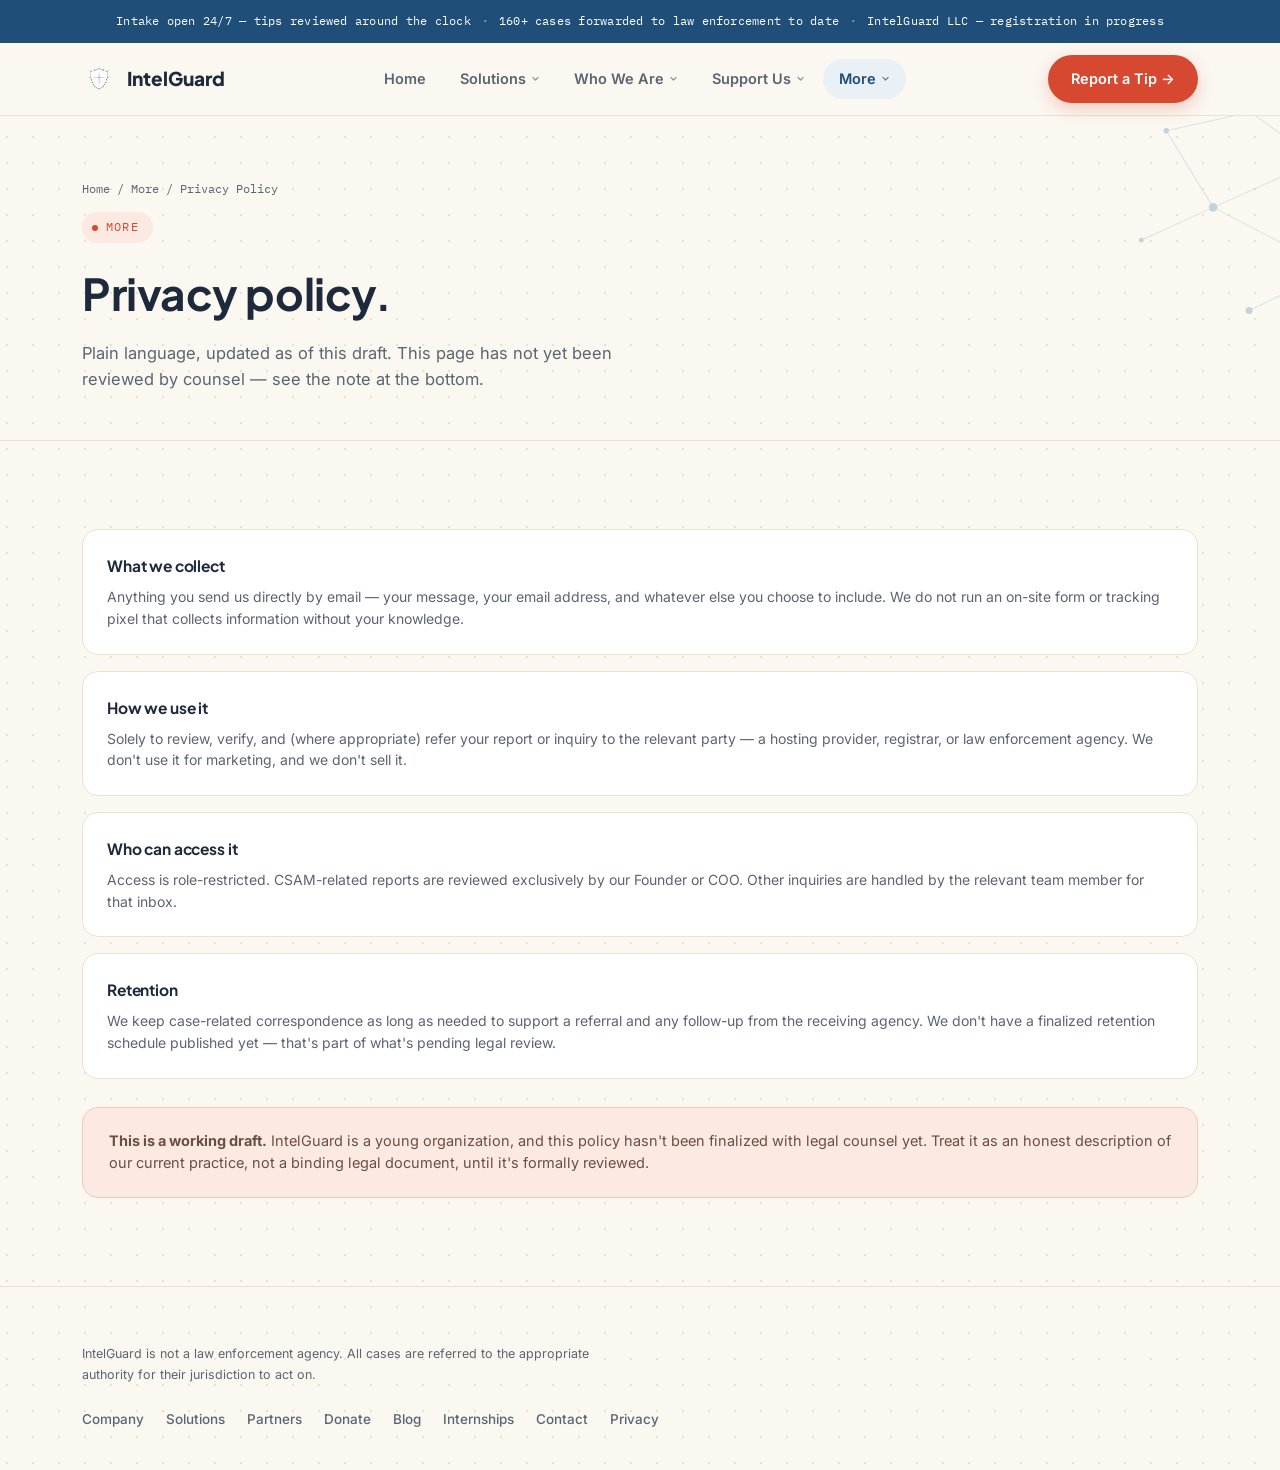
<file: privacy.html>
<!DOCTYPE html>
<html lang="en">
<head>
<meta charset="UTF-8">
<meta name="viewport" content="width=device-width, initial-scale=1.0">
<title>Privacy Policy — IntelGuard</title>
<style>
@import url('https://fonts.googleapis.com/css2?family=Plus+Jakarta+Sans:wght@500;600;700;800&family=Inter:wght@400;500;600&family=IBM+Plex+Mono:wght@400;500;600&display=swap');
:root{
  --paper:#FBF7F1; --card:#FFFFFF; --ink:#1E2A3B; --text-dim:#5C6472;
  --trust:#1F4E79; --trust-soft:#E9F1F7; --trust-line:#CADCE9;
  --warm:#D6482F; --warm-dark:#B83A24; --warm-soft:#FCEAE2; --warm-line:#F2C9B9;
  --line:#E9E2D3; --radius-lg:24px; --radius-md:16px; --radius-sm:10px;
}
*{box-sizing:border-box; margin:0; padding:0;}
html{scroll-behavior:smooth;}
body{background-color:var(--paper); color:var(--ink); font-family:'Inter',sans-serif; line-height:1.55; -webkit-font-smoothing:antialiased; background-image:radial-gradient(var(--line) 1px, transparent 1.6px); background-size:26px 26px; background-position:-6px -6px;}
h1,h2,h3{font-family:'Plus Jakarta Sans',sans-serif; font-weight:700; letter-spacing:-0.01em; color:var(--ink);}
.mono{font-family:'IBM Plex Mono',monospace;}
a{color:inherit;}
img,svg{display:block;}
:focus-visible{outline:2px solid var(--trust); outline-offset:3px;}
@media (prefers-reduced-motion: reduce){ *{animation-duration:.001ms !important; animation-iteration-count:1 !important; transition-duration:.001ms !important; scroll-behavior:auto !important;} }
.wrap{max-width:1180px; margin:0 auto; padding:0 32px;}
section{padding:88px 0;}
@media (max-width:720px){ section{padding:56px 0;} .wrap{padding:0 20px;} }
.eyebrow{font-family:'IBM Plex Mono',monospace; font-size:12px; letter-spacing:.1em; text-transform:uppercase; color:var(--warm); display:inline-flex; align-items:center; gap:8px; margin-bottom:16px; background:var(--warm-soft); padding:6px 14px 6px 10px; border-radius:100px;}
.eyebrow::before{content:''; width:6px; height:6px; border-radius:50%; background:var(--warm); display:inline-block;}
.eyebrow.trust{color:var(--trust); background:var(--trust-soft);}
.eyebrow.trust::before{background:var(--trust);}

/* status strip */
.status-strip{background:var(--trust); color:#fff;}
.status-strip .wrap{display:flex; align-items:center; justify-content:center; gap:8px; padding:9px 32px; text-align:center; flex-wrap:wrap;}
.status-strip p{font-size:12px; font-family:'IBM Plex Mono',monospace; letter-spacing:.02em;}
.status-strip .sep{opacity:.5; padding:0 4px;}

/* nav + dropdowns */
nav{position:sticky; top:0; left:0; right:0; z-index:50; background:rgba(251,247,241,.94); backdrop-filter:blur(10px); border-bottom:1px solid var(--line);}
nav .wrap{display:flex; align-items:center; justify-content:space-between; height:72px;}
.logo{display:flex; align-items:center; gap:11px; font-family:'Plus Jakarta Sans',sans-serif; font-weight:800; font-size:19px; text-decoration:none;}
.logo img{width:34px; height:34px;}
.nav-links{position:relative; display:flex; align-items:center; gap:2px; font-size:14.5px; color:var(--text-dim); font-weight:600;}
.nav-links > a.nav-top, .nav-item > a.nav-top{position:relative; z-index:2; text-decoration:none; padding:9px 16px; border-radius:100px; color:var(--text-dim); transition:color .2s; display:inline-flex; align-items:center; gap:5px;}
.nav-links > a.nav-top:hover, .nav-item > a.nav-top:hover{color:var(--trust);}
.nav-links > a.nav-top.active, .nav-item > a.nav-top.active{color:var(--trust);}
.nav-indicator{position:absolute; top:0; height:100%; background:var(--trust-soft); border-radius:100px; z-index:1; transition:left .32s cubic-bezier(.65,0,.35,1), width .32s cubic-bezier(.65,0,.35,1), opacity .2s; opacity:0;}
.nav-links:hover .nav-indicator{opacity:1;}
.nav-indicator.settled{opacity:1;}
.nav-item{position:relative;}
.chev{width:9px; height:9px; transition:transform .2s; opacity:.7;}
.nav-item:hover .chev{transform:rotate(180deg);}
.dropdown-panel{
  position:absolute; top:calc(100% + 10px); left:0; background:#fff; border-radius:18px;
  box-shadow:0 24px 48px -18px rgba(30,42,59,.28); border:1px solid var(--line);
  padding:8px; min-width:200px; z-index:5;
  opacity:0; visibility:hidden; transform:translateY(-6px);
  transition:opacity .18s ease, transform .18s ease, visibility .18s;
}
.nav-item:hover .dropdown-panel, .nav-item:focus-within .dropdown-panel{opacity:1; visibility:visible; transform:translateY(0);}
.dropdown-panel a{display:block; padding:11px 14px; border-radius:12px; color:var(--ink); text-decoration:none; font-weight:600; font-size:14px; transition:background .15s, color .15s;}
.dropdown-panel a:hover{background:var(--trust-soft); color:var(--trust);}
@media (max-width:1040px){ .nav-links{display:none;} }

.btn{font-family:'Inter',sans-serif; font-weight:600; font-size:14.5px; padding:12px 22px; border-radius:100px; cursor:pointer; border:1.5px solid transparent; text-decoration:none; display:inline-flex; align-items:center; gap:8px; transition:all .15s;}
.btn-primary{background:var(--warm); color:#fff; box-shadow:0 6px 16px rgba(214,72,47,.25);}
.btn-primary:hover{background:var(--warm-dark); transform:translateY(-1px);}
.btn-trust{background:var(--trust); color:#fff; box-shadow:0 6px 16px rgba(31,78,121,.22);}
.btn-trust:hover{background:#173e63; transform:translateY(-1px);}
.btn-ghost{border-color:var(--line); color:var(--ink); background:var(--card);}
.btn-ghost:hover{border-color:var(--trust); color:var(--trust);}
.btn-lg{padding:15px 26px; font-size:15.5px;}

/* page header (non-home pages) */
.pagehead{padding:64px 0 48px; border-bottom:1px solid var(--line); position:relative; overflow:hidden;}
.pagehead::after{content:''; position:absolute; top:-40px; right:-80px; width:500px; height:360px; background:url('data:image/svg+xml,%3Csvg%20xmlns%3D%22http%3A//www.w3.org/2000/svg%22%20width%3D%22640%22%20height%3D%22440%22%20viewBox%3D%220%200%20640%20440%22%3E%0A%3Cg%20fill%3D%22none%22%20stroke%3D%22%23B9CEDC%22%20stroke-width%3D%221.3%22%3E%0A%3Cline%20x1%3D%22500%22%20y1%3D%2246%22%20x2%3D%22586%22%20y2%3D%22108%22/%3E%0A%3Cline%20x1%3D%22586%22%20y1%3D%22108%22%20x2%3D%22452%22%20y2%3D%22168%22/%3E%0A%3Cline%20x1%3D%22452%22%20y1%3D%22168%22%20x2%3D%22606%22%20y2%3D%22248%22/%3E%0A%3Cline%20x1%3D%22606%22%20y1%3D%22248%22%20x2%3D%22498%22%20y2%3D%22300%22/%3E%0A%3Cline%20x1%3D%22452%22%20y1%3D%22168%22%20x2%3D%22392%22%20y2%3D%2270%22/%3E%0A%3Cline%20x1%3D%22392%22%20y1%3D%2270%22%20x2%3D%22500%22%20y2%3D%2246%22/%3E%0A%3Cline%20x1%3D%22452%22%20y1%3D%22168%22%20x2%3D%22360%22%20y2%3D%22210%22/%3E%0A%3Cline%20x1%3D%22606%22%20y1%3D%22248%22%20x2%3D%22560%22%20y2%3D%22360%22/%3E%0A%3C/g%3E%0A%3Cg%20fill%3D%22%238FAFC5%22%3E%0A%3Ccircle%20cx%3D%22500%22%20cy%3D%2246%22%20r%3D%224.5%22/%3E%0A%3Ccircle%20cx%3D%22586%22%20cy%3D%22108%22%20r%3D%223.5%22/%3E%0A%3Ccircle%20cx%3D%22452%22%20cy%3D%22168%22%20r%3D%225.5%22/%3E%0A%3Ccircle%20cx%3D%22606%22%20cy%3D%22248%22%20r%3D%223.5%22/%3E%0A%3Ccircle%20cx%3D%22498%22%20cy%3D%22300%22%20r%3D%224.5%22/%3E%0A%3Ccircle%20cx%3D%22392%22%20cy%3D%2270%22%20r%3D%223.5%22/%3E%0A%3Ccircle%20cx%3D%22360%22%20cy%3D%22210%22%20r%3D%223%22/%3E%0A%3Ccircle%20cx%3D%22560%22%20cy%3D%22360%22%20r%3D%224%22/%3E%0A%3C/g%3E%0A%3C/svg%3E') no-repeat top right / contain; opacity:.5; z-index:-1; pointer-events:none;}
@media (max-width:720px){.pagehead::after{width:280px; height:210px; opacity:.35;}}
.pagehead .crumb{font-family:'IBM Plex Mono',monospace; font-size:12px; color:var(--text-dim); margin-bottom:14px;}
.pagehead h1{font-size:clamp(30px,3.6vw,44px); margin-bottom:14px;}
.pagehead p{font-size:16.5px; color:var(--text-dim); max-width:600px;}
.page-photo{width:100%; height:260px; object-fit:cover; border-radius:var(--radius-lg); margin-top:32px; box-shadow:0 20px 50px -30px rgba(30,42,59,.3);}

/* hero */
.hero{padding-top:64px; padding-bottom:40px; position:relative; overflow:hidden;}
.hero::after{content:''; position:absolute; top:-30px; right:-70px; width:560px; height:400px; background:url('data:image/svg+xml,%3Csvg%20xmlns%3D%22http%3A//www.w3.org/2000/svg%22%20width%3D%22640%22%20height%3D%22440%22%20viewBox%3D%220%200%20640%20440%22%3E%0A%3Cg%20fill%3D%22none%22%20stroke%3D%22%23B9CEDC%22%20stroke-width%3D%221.3%22%3E%0A%3Cline%20x1%3D%22500%22%20y1%3D%2246%22%20x2%3D%22586%22%20y2%3D%22108%22/%3E%0A%3Cline%20x1%3D%22586%22%20y1%3D%22108%22%20x2%3D%22452%22%20y2%3D%22168%22/%3E%0A%3Cline%20x1%3D%22452%22%20y1%3D%22168%22%20x2%3D%22606%22%20y2%3D%22248%22/%3E%0A%3Cline%20x1%3D%22606%22%20y1%3D%22248%22%20x2%3D%22498%22%20y2%3D%22300%22/%3E%0A%3Cline%20x1%3D%22452%22%20y1%3D%22168%22%20x2%3D%22392%22%20y2%3D%2270%22/%3E%0A%3Cline%20x1%3D%22392%22%20y1%3D%2270%22%20x2%3D%22500%22%20y2%3D%2246%22/%3E%0A%3Cline%20x1%3D%22452%22%20y1%3D%22168%22%20x2%3D%22360%22%20y2%3D%22210%22/%3E%0A%3Cline%20x1%3D%22606%22%20y1%3D%22248%22%20x2%3D%22560%22%20y2%3D%22360%22/%3E%0A%3C/g%3E%0A%3Cg%20fill%3D%22%238FAFC5%22%3E%0A%3Ccircle%20cx%3D%22500%22%20cy%3D%2246%22%20r%3D%224.5%22/%3E%0A%3Ccircle%20cx%3D%22586%22%20cy%3D%22108%22%20r%3D%223.5%22/%3E%0A%3Ccircle%20cx%3D%22452%22%20cy%3D%22168%22%20r%3D%225.5%22/%3E%0A%3Ccircle%20cx%3D%22606%22%20cy%3D%22248%22%20r%3D%223.5%22/%3E%0A%3Ccircle%20cx%3D%22498%22%20cy%3D%22300%22%20r%3D%224.5%22/%3E%0A%3Ccircle%20cx%3D%22392%22%20cy%3D%2270%22%20r%3D%223.5%22/%3E%0A%3Ccircle%20cx%3D%22360%22%20cy%3D%22210%22%20r%3D%223%22/%3E%0A%3Ccircle%20cx%3D%22560%22%20cy%3D%22360%22%20r%3D%224%22/%3E%0A%3C/g%3E%0A%3C/svg%3E') no-repeat top right / contain; opacity:.6; z-index:-1; pointer-events:none;}
.hero::before{content:''; position:absolute; top:-120px; left:-160px; width:520px; height:520px; border-radius:50%; background:radial-gradient(circle, var(--trust-soft) 0%, transparent 68%); opacity:.8; z-index:-1; pointer-events:none;}
@media (max-width:720px){.hero::after{width:320px; height:240px; opacity:.4;} .hero::before{width:340px; height:340px; top:-90px; left:-140px;}}
.hero .wrap{display:grid; grid-template-columns:1.05fr .95fr; gap:56px; align-items:center;}
@media (max-width:900px){ .hero .wrap{grid-template-columns:1fr;} }
.hero h1{font-size:clamp(34px,4.4vw,54px); line-height:1.1; margin-bottom:20px;}
.hero h1 em{font-style:normal; color:var(--warm);}
.hero p.lede{font-size:17.5px; color:var(--text-dim); max-width:540px; margin-bottom:30px;}
.hero-ctas{display:flex; gap:14px; flex-wrap:wrap; margin-bottom:26px;}
.hero-note{font-size:13px; color:var(--text-dim); max-width:480px;}
.hero-note a{color:var(--trust); text-decoration:underline; font-weight:600;}
.hero-photo-wrap{position:relative; aspect-ratio:1/1; border-radius:var(--radius-lg); overflow:hidden; box-shadow:0 20px 50px -20px rgba(31,78,121,.3); border:1px solid var(--line);}
.hero-photo-wrap img{width:100%; height:100%; object-fit:cover;}
.hero-photo-wrap::after{content:''; position:absolute; inset:0; background:linear-gradient(0deg, rgba(30,42,59,.55) 0%, transparent 40%);}
.hero-photo-cap{position:absolute; bottom:18px; left:18px; right:18px; color:#fff; font-size:12px; font-family:'IBM Plex Mono',monospace; letter-spacing:.03em; z-index:2;}

.partners{background:var(--card); border-top:1px solid var(--line); border-bottom:1px solid var(--line); padding:28px 0;}
.partners .wrap{display:flex; align-items:center; gap:32px; flex-wrap:wrap; justify-content:center;}
.partners .lbl{font-family:'IBM Plex Mono',monospace; font-size:11px; letter-spacing:.08em; text-transform:uppercase; color:var(--text-dim);}
.partner-name{font-family:'Plus Jakarta Sans'; font-weight:700; font-size:14.5px; color:var(--text-dim); opacity:.75;}

.quick-grid{display:grid; grid-template-columns:repeat(3,1fr); gap:18px; margin-top:8px;}
@media (max-width:860px){ .quick-grid{grid-template-columns:1fr;} }
.quick-card{background:var(--card); border:1px solid var(--line); border-radius:var(--radius-md); padding:26px; text-decoration:none; display:block; box-shadow:0 8px 20px -16px rgba(30,42,59,.15); transition:transform .18s, box-shadow .18s;}
.quick-card:hover{transform:translateY(-3px); box-shadow:0 16px 30px -18px rgba(30,42,59,.28);}
.quick-card .idx{font-family:'IBM Plex Mono',monospace; font-size:11.5px; color:var(--warm); margin-bottom:12px; display:inline-block; background:var(--warm-soft); padding:4px 10px; border-radius:100px;}
.quick-card h3{font-size:16.5px; margin-bottom:8px;}
.quick-card p{font-size:13.5px; color:var(--text-dim); margin-bottom:14px;}
.quick-card .go{font-size:13px; font-weight:700; color:var(--trust);}

.stat-grid{display:grid; grid-template-columns:repeat(4,1fr); gap:20px; margin-top:52px;}
@media (max-width:800px){ .stat-grid{grid-template-columns:1fr 1fr;} }
.stat{background:var(--card); border:1px solid var(--line); border-radius:var(--radius-md); padding:24px; box-shadow:0 8px 24px -16px rgba(30,42,59,.15);}
.stat .num{font-family:'Plus Jakarta Sans'; font-weight:800; font-size:clamp(22px,2.2vw,30px); color:var(--trust);}
.stat .cap{font-size:13px; color:var(--text-dim); margin-top:8px;}

/* Thorn-style impact split: headline+tooltip copy left, stat list right */
.impact{background:linear-gradient(155deg, var(--card) 0%, var(--card) 55%, var(--trust-soft) 145%); border-top:1px solid var(--line); border-bottom:1px solid var(--line);}
.impact-split{display:grid; grid-template-columns:1.1fr 0.9fr; gap:64px; align-items:start;}
@media (max-width:900px){ .impact-split{grid-template-columns:1fr; gap:40px;} }
.impact-copy h2{font-size:clamp(28px,3.4vw,40px); margin-bottom:20px; line-height:1.15;}
.impact-copy p{font-size:16.5px; color:var(--text-dim); margin-bottom:18px;}
.term{position:relative; border-bottom:1px dashed var(--trust-line); cursor:help;}
.term .q{display:inline-flex; width:15px; height:15px; border-radius:50%; background:var(--warm-soft); color:var(--warm-dark); font-family:'IBM Plex Mono',monospace; font-size:9px; align-items:center; justify-content:center; margin-left:3px; vertical-align:middle;}
.term .tip{position:absolute; bottom:135%; left:50%; transform:translateX(-50%); background:var(--ink); color:#fff; padding:10px 12px; border-radius:10px; font-size:12.5px; line-height:1.5; width:230px; opacity:0; visibility:hidden; pointer-events:none; transition:opacity .15s, visibility .15s; z-index:10;}
.term .tip::after{content:''; position:absolute; top:100%; left:50%; transform:translateX(-50%); border:6px solid transparent; border-top-color:var(--ink);}
.term:hover .tip, .term:focus-within .tip{opacity:1; visibility:visible;}
.impact-stat-list{display:flex; flex-direction:column;}
.impact-stat-list .lbl{font-family:'IBM Plex Mono',monospace; font-size:12px; letter-spacing:.05em; text-transform:uppercase; color:var(--text-dim); margin-bottom:6px;}
.impact-stat{padding:22px 0; border-top:1px solid var(--line);}
.impact-stat:first-of-type{border-top:none; padding-top:0;}
.impact-stat .num{font-family:'Plus Jakarta Sans'; font-weight:800; font-size:clamp(30px,3.4vw,42px); color:var(--trust); line-height:1.1;}
.impact-stat .cap{font-size:13.5px; color:var(--text-dim); margin-top:6px; text-transform:uppercase; letter-spacing:.03em; font-family:'IBM Plex Mono',monospace;}

.sec-head{max-width:640px; margin-bottom:48px;}
.sec-head h2{font-size:clamp(26px,3vw,36px); margin-bottom:14px;}
.sec-head p{color:var(--text-dim); font-size:16.5px;}

.split{display:grid; grid-template-columns:1fr 1fr; gap:56px; align-items:start;}
@media (max-width:860px){ .split{grid-template-columns:1fr;} }
.info-block{background:var(--card); border:1px solid var(--line); border-radius:var(--radius-md); padding:24px; margin-bottom:16px;}
.info-block h3{font-size:15.5px; margin-bottom:8px;}
.info-block p{font-size:14px; color:var(--text-dim);}
.quote{margin-top:24px; padding:22px 24px; background:var(--trust-soft); border-radius:var(--radius-md); border-left:3px solid var(--trust);}
.quote p{font-size:16px; font-style:italic; color:#274a63; margin-bottom:8px;}
.quote .who{font-size:12.5px; color:var(--trust); font-family:'IBM Plex Mono',monospace;}

.values-grid{display:grid; grid-template-columns:repeat(4,1fr); gap:16px;}
@media (max-width:900px){ .values-grid{grid-template-columns:1fr 1fr;} }
@media (max-width:520px){ .values-grid{grid-template-columns:1fr;} }
.value-card{background:var(--card); border:1px solid var(--line); border-radius:var(--radius-md); padding:26px 22px; box-shadow:0 8px 20px -16px rgba(30,42,59,.15);}
.value-card .tag{font-family:'IBM Plex Mono',monospace; font-size:11px; color:var(--warm); text-transform:uppercase; letter-spacing:.06em; background:var(--warm-soft); padding:4px 10px; border-radius:100px; display:inline-block; margin-bottom:14px;}
.value-card h3{font-size:16px; margin-bottom:8px;}
.value-card p{font-size:13.5px; color:var(--text-dim);}
.values-note{margin-top:32px; background:var(--warm-soft); border:1px solid var(--warm-line); border-radius:var(--radius-md); padding:22px 26px; font-size:14.5px; color:#6B4E42;}

.guide-grid{display:grid; grid-template-columns:1fr 1fr; gap:20px;}
@media (max-width:800px){ .guide-grid{grid-template-columns:1fr;} }
.guide-card{background:var(--trust-soft); border-radius:var(--radius-md); padding:26px; border:1px solid var(--trust-line);}
.guide-card.dont{border-color:var(--warm-line); background:var(--warm-soft);}
.guide-card h3{font-size:15px; margin-bottom:14px; display:flex; align-items:center; gap:10px;}
.guide-card .mark{width:24px; height:24px; border-radius:50%; display:flex; align-items:center; justify-content:center; color:#fff; font-weight:700; font-size:13px; flex:none;}
.guide-card.do .mark{background:var(--trust);}
.guide-card.dont .mark{background:var(--warm);}
.guide-card ul{padding-left:18px; font-size:14px; color:#3E5A70;}
.guide-card.dont ul{color:#6B4E42;}
.guide-card li{margin-bottom:8px;}
.guide-highlight{margin-top:20px; font-size:13.5px; color:#3E5A70; background:var(--card); border:1px solid var(--trust-line); border-radius:var(--radius-sm); padding:14px 16px;}

.team-subhead{font-family:'IBM Plex Mono',monospace; font-size:12px; letter-spacing:.08em; text-transform:uppercase; color:var(--text-dim); margin:40px 0 18px;}
.team-subhead:first-of-type{margin-top:0;}

.email-grid{display:grid; grid-template-columns:repeat(3,1fr); gap:18px;}
@media (max-width:900px){ .email-grid{grid-template-columns:1fr;} }
.email-card{background:var(--card); border:1px solid var(--line); border-radius:var(--radius-lg); padding:28px; box-shadow:0 8px 24px -16px rgba(30,42,59,.15);}
.email-card .ico{width:40px; height:40px; border-radius:12px; background:var(--trust-soft); color:var(--trust); display:flex; align-items:center; justify-content:center; font-family:'Plus Jakarta Sans'; font-weight:800; margin-bottom:16px;}
.email-card.tip .ico{background:var(--warm-soft); color:var(--warm);}
.email-card h3{font-size:16.5px; margin-bottom:4px;}
.email-card .addr{display:inline-block; font-family:'IBM Plex Mono',monospace; font-size:13.5px; color:var(--trust); text-decoration:none; margin-bottom:14px; word-break:break-all;}
.email-card.tip .addr{color:var(--warm-dark);}
.email-card .addr:hover{text-decoration:underline;}
.email-card p{font-size:13.5px; color:var(--text-dim); margin-bottom:18px;}

.social-row{display:flex; gap:14px; flex-wrap:wrap; margin-top:12px;}
.social-card{display:flex; align-items:center; gap:12px; background:var(--card); border:1px solid var(--line); border-radius:var(--radius-md); padding:14px 20px; text-decoration:none; transition:border-color .15s, transform .15s;}
.social-card:hover{border-color:var(--trust); transform:translateY(-2px);}
.social-card .dot{width:9px; height:9px; border-radius:50%; background:var(--trust);}
.social-card .t1{font-family:'Plus Jakarta Sans'; font-weight:700; font-size:14px; display:block;}
.social-card .t2{font-size:11.5px; color:var(--text-dim);}

.side-list{margin-top:20px;}
.side-list li{list-style:none; display:flex; gap:14px; padding:16px 0; border-top:1px solid var(--line); font-size:14.5px; color:var(--text-dim);}
.side-list li:first-child{border-top:none;}
.side-list li .k{font-family:'IBM Plex Mono',monospace; color:#fff; background:var(--trust); flex:none; width:26px; height:26px; border-radius:50%; display:flex; align-items:center; justify-content:center; font-size:11px;}

.legal-footer{margin-top:22px; padding-top:18px; border-top:1px solid var(--line); font-size:12px; color:#8A8477; line-height:1.7;}

/* resource / crisis box */
.resource-box{background:var(--trust-soft); border:1px solid var(--trust-line); border-radius:var(--radius-md); padding:24px 26px; margin-top:32px;}
.resource-box h3{font-size:15px; margin-bottom:14px; color:var(--trust);}
.resource-box .r-item{display:flex; justify-content:space-between; align-items:baseline; gap:16px; padding:10px 0; border-top:1px solid var(--trust-line);}
.resource-box .r-item:first-of-type{border-top:none;}
.resource-box .r-name{font-size:14px; font-weight:600; color:#274a63;}
.resource-box .r-way{font-family:'IBM Plex Mono',monospace; font-size:13px; color:var(--trust);}

.empty-state{text-align:center; padding:60px 20px; background:var(--card); border:1px dashed var(--line); border-radius:var(--radius-lg);}
.empty-state h3{font-size:18px; margin-bottom:10px;}
.empty-state p{font-size:14.5px; color:var(--text-dim); max-width:420px; margin:0 auto;}

.donate-hero{background:var(--card); border:1px solid var(--line); border-radius:var(--radius-lg); padding:36px; text-align:center; box-shadow:0 20px 50px -30px rgba(30,42,59,.3);}
.donate-hero h3{font-size:20px; margin-bottom:10px;}
.donate-hero p{font-size:15px; color:var(--text-dim); max-width:460px; margin:0 auto 22px;}

/* quotes */
.quote-grid{display:grid; grid-template-columns:repeat(3,1fr); gap:18px;}
@media (max-width:860px){ .quote-grid{grid-template-columns:1fr;} }
.quote-card{background:var(--card); border:1px solid var(--line); border-radius:var(--radius-md); padding:26px; box-shadow:0 8px 20px -16px rgba(30,42,59,.15); position:relative;}
.quote-card .qmark{font-family:'Plus Jakarta Sans'; font-size:34px; color:var(--trust-line); line-height:1; margin-bottom:8px;}
.quote-card p{font-size:14.5px; color:var(--text-dim); font-style:italic; margin-bottom:16px;}
.quote-card .who{font-size:12.5px; font-weight:700; color:var(--ink);}
.quote-card .placeholder-tag{position:absolute; top:14px; right:14px; font-family:'IBM Plex Mono',monospace; font-size:9.5px; letter-spacing:.05em; text-transform:uppercase; color:var(--warm-dark); background:var(--warm-soft); padding:3px 8px; border-radius:100px;}

/* org chart */
.orgchart{position:relative; padding-top:12px;}
.org-tier{display:flex; justify-content:center; align-items:flex-start; gap:28px; margin-bottom:72px; flex-wrap:wrap; position:relative; z-index:2;}
.org-tier:last-child{margin-bottom:0;}
.org-node{width:216px; background:var(--card); border:1px solid var(--line); border-top:3px solid var(--trust); border-radius:var(--radius-lg); padding:22px 18px; text-align:center; box-shadow:0 10px 26px -16px rgba(30,42,59,.2);}
.org-node.dept{border-top:3px solid var(--warm);}
.org-node .tag{font-family:'IBM Plex Mono',monospace; font-size:10px; letter-spacing:.08em; text-transform:uppercase; color:var(--trust); background:var(--trust-soft); padding:4px 10px; border-radius:100px; display:inline-block; margin-bottom:12px;}
.org-node.dept .tag{color:var(--warm-dark); background:var(--warm-soft);}
.org-node .avatar{width:48px; height:48px; border-radius:50%; background:var(--trust-soft); color:var(--trust); display:flex; align-items:center; justify-content:center; font-family:'Plus Jakarta Sans'; font-weight:800; font-size:16px; margin:0 auto 12px;}
.org-node.dept .avatar{background:var(--warm-soft); color:var(--warm-dark);}
.org-node h3{font-size:15.5px; margin-bottom:2px;}
.org-node .role{font-size:12px; color:var(--text-dim); margin-bottom:10px; line-height:1.4;}
.org-node .em{font-size:11.5px; font-family:'IBM Plex Mono',monospace; color:var(--trust); text-decoration:none; word-break:break-all;}
.org-node .em:hover{text-decoration:underline;}
.org-node.deptlabel{border-top:3px dashed var(--text-dim); background:var(--paper); box-shadow:none;}
.org-node.deptlabel .tag{color:var(--text-dim); background:var(--card); border:1px solid var(--line);}
.org-node.deptlabel h3{margin-bottom:4px;}
.org-node.deptlabel .sub{font-size:11.5px; color:var(--text-dim); font-style:italic;}
.orgsvg{position:absolute; inset:0; width:100%; height:100%; z-index:1; overflow:visible; pointer-events:none;}
.org-line{stroke:var(--trust-line); stroke-width:2;}
@media (max-width:720px){ .org-tier{gap:20px; margin-bottom:56px;} .org-node{width:100%; max-width:260px;} }

footer{padding:56px 0 40px; border-top:1px solid var(--line);}
.foot-grid{display:flex; justify-content:space-between; flex-wrap:wrap; gap:24px; align-items:flex-end;}
footer .foot-note{font-size:12.5px; color:var(--text-dim); max-width:520px; line-height:1.7;}
footer .foot-links{display:flex; gap:22px; font-size:13.5px; color:var(--text-dim); font-weight:500; flex-wrap:wrap;}
footer .foot-links a{text-decoration:none;}
footer .foot-links a:hover{color:var(--warm);}
</style>
</head>
<body>

<div class="status-strip">
  <div class="wrap">
    <p>Intake open 24/7 &mdash; tips reviewed around the clock</p>
    <span class="sep">&middot;</span>
    <p>160+ cases forwarded to law enforcement to date</p>
    <span class="sep">&middot;</span>
    <p>IntelGuard LLC &mdash; registration in progress</p>
  </div>
</div>
<nav>
  <div class="wrap">
    <a href="index.html" class="logo"><img src="[data-uri]" alt="IntelGuard shield logo">IntelGuard</a>
    <div class="nav-links" id="navLinks">
      <div class="nav-indicator" id="navIndicator"></div>
      <a href="index.html" class="nav-top">Home</a>

      <div class="nav-item">
        <a href="solutions-parents.html" class="nav-top ">Solutions
          <svg class="chev" viewBox="0 0 12 12" fill="none"><path d="M2.5 4.5L6 8L9.5 4.5" stroke="currentColor" stroke-width="1.6" stroke-linecap="round" stroke-linejoin="round"/></svg>
        </a>
        <div class="dropdown-panel">
          <a href="solutions-parents.html">For Parents</a>
          <a href="solutions-youth.html">For Youth</a>
          <a href="solutions-survivors.html">For Survivors</a>
        </div>
      </div>

      <div class="nav-item">
        <a href="company.html" class="nav-top ">Who We Are
          <svg class="chev" viewBox="0 0 12 12" fill="none"><path d="M2.5 4.5L6 8L9.5 4.5" stroke="currentColor" stroke-width="1.6" stroke-linecap="round" stroke-linejoin="round"/></svg>
        </a>
        <div class="dropdown-panel">
          <a href="company.html">Company</a>
          <a href="values.html">Values</a>
          <a href="team.html">Team</a>
        </div>
      </div>

      <div class="nav-item">
        <a href="donate.html" class="nav-top ">Support Us
          <svg class="chev" viewBox="0 0 12 12" fill="none"><path d="M2.5 4.5L6 8L9.5 4.5" stroke="currentColor" stroke-width="1.6" stroke-linecap="round" stroke-linejoin="round"/></svg>
        </a>
        <div class="dropdown-panel">
          <a href="donate.html">Donate</a>
          <a href="partners.html">Our Partners</a>
        </div>
      </div>

      <div class="nav-item">
        <a href="contact.html" class="nav-top active">More
          <svg class="chev" viewBox="0 0 12 12" fill="none"><path d="M2.5 4.5L6 8L9.5 4.5" stroke="currentColor" stroke-width="1.6" stroke-linecap="round" stroke-linejoin="round"/></svg>
        </a>
        <div class="dropdown-panel">
          <a href="contact.html">Contact Us</a>
          <a href="blog.html">Blog</a>
          <a href="https://careers.intelguard.org">Careers</a>
          <a href="internships.html">Internship Program</a>
          <a href="privacy.html">Privacy Policy</a>
        </div>
      </div>
    </div>
    <a href="https://discord.gg/intelguard" target="_blank" rel="noopener" class="btn btn-primary">Report a Tip &rarr;</a>
  </div>
</nav>


<div class="pagehead">
  <div class="wrap">
    <div class="crumb">Home / More / Privacy Policy</div>
    <div class="eyebrow">More</div>
    <h1>Privacy policy.</h1>
    <p>Plain language, updated as of this draft. This page has not yet been reviewed by counsel &mdash; see the note at the bottom.</p>
  </div>
</div>

<section>
  <div class="wrap">
    <div class="info-block"><h3>What we collect</h3><p>Anything you send us directly by email &mdash; your message, your email address, and whatever else you choose to include. We do not run an on-site form or tracking pixel that collects information without your knowledge.</p></div>
    <div class="info-block"><h3>How we use it</h3><p>Solely to review, verify, and (where appropriate) refer your report or inquiry to the relevant party &mdash; a hosting provider, registrar, or law enforcement agency. We don't use it for marketing, and we don't sell it.</p></div>
    <div class="info-block"><h3>Who can access it</h3><p>Access is role-restricted. CSAM-related reports are reviewed exclusively by our Founder or COO. Other inquiries are handled by the relevant team member for that inbox.</p></div>
    <div class="info-block" style="margin-bottom:0;"><h3>Retention</h3><p>We keep case-related correspondence as long as needed to support a referral and any follow-up from the receiving agency. We don't have a finalized retention schedule published yet &mdash; that's part of what's pending legal review.</p></div>
    <div class="values-note" style="margin-top:28px;">
      <b>This is a working draft.</b> IntelGuard is a young organization, and this policy hasn't been finalized with legal counsel yet. Treat it as an honest description of our current practice, not a binding legal document, until it's formally reviewed.
    </div>
  </div>
</section>


<footer>
  <div class="wrap foot-grid">
    <div class="foot-note">IntelGuard is not a law enforcement agency. All cases are referred to the appropriate authority for their jurisdiction to act on.</div>
    <div class="foot-links">
      <a href="company.html">Company</a>
      <a href="solutions-parents.html">Solutions</a>
      <a href="partners.html">Partners</a>
      <a href="donate.html">Donate</a>
      <a href="blog.html">Blog</a>
      <a href="internships.html">Internships</a>
      <a href="contact.html">Contact</a>
      <a href="privacy.html">Privacy</a>
    </div>
  </div>
</footer>

<script>
(function(){
  const links = document.getElementById('navLinks');
  const indicator = document.getElementById('navIndicator');
  const items = links.querySelectorAll('a.nav-top');
  function moveTo(el){
    const cRect = links.getBoundingClientRect();
    const r = el.getBoundingClientRect();
    indicator.style.left = (r.left - cRect.left) + 'px';
    indicator.style.width = r.width + 'px';
  }
  const active = links.querySelector('a.nav-top.active');
  if(active){ moveTo(active); indicator.classList.add('settled'); }
  items.forEach(a => { a.addEventListener('mouseenter', () => moveTo(a)); });
  links.addEventListener('mouseleave', () => { if(active) moveTo(active); });
  window.addEventListener('resize', () => { if(active) moveTo(active); });
})();
</script>
</body>
</html>
</file>
